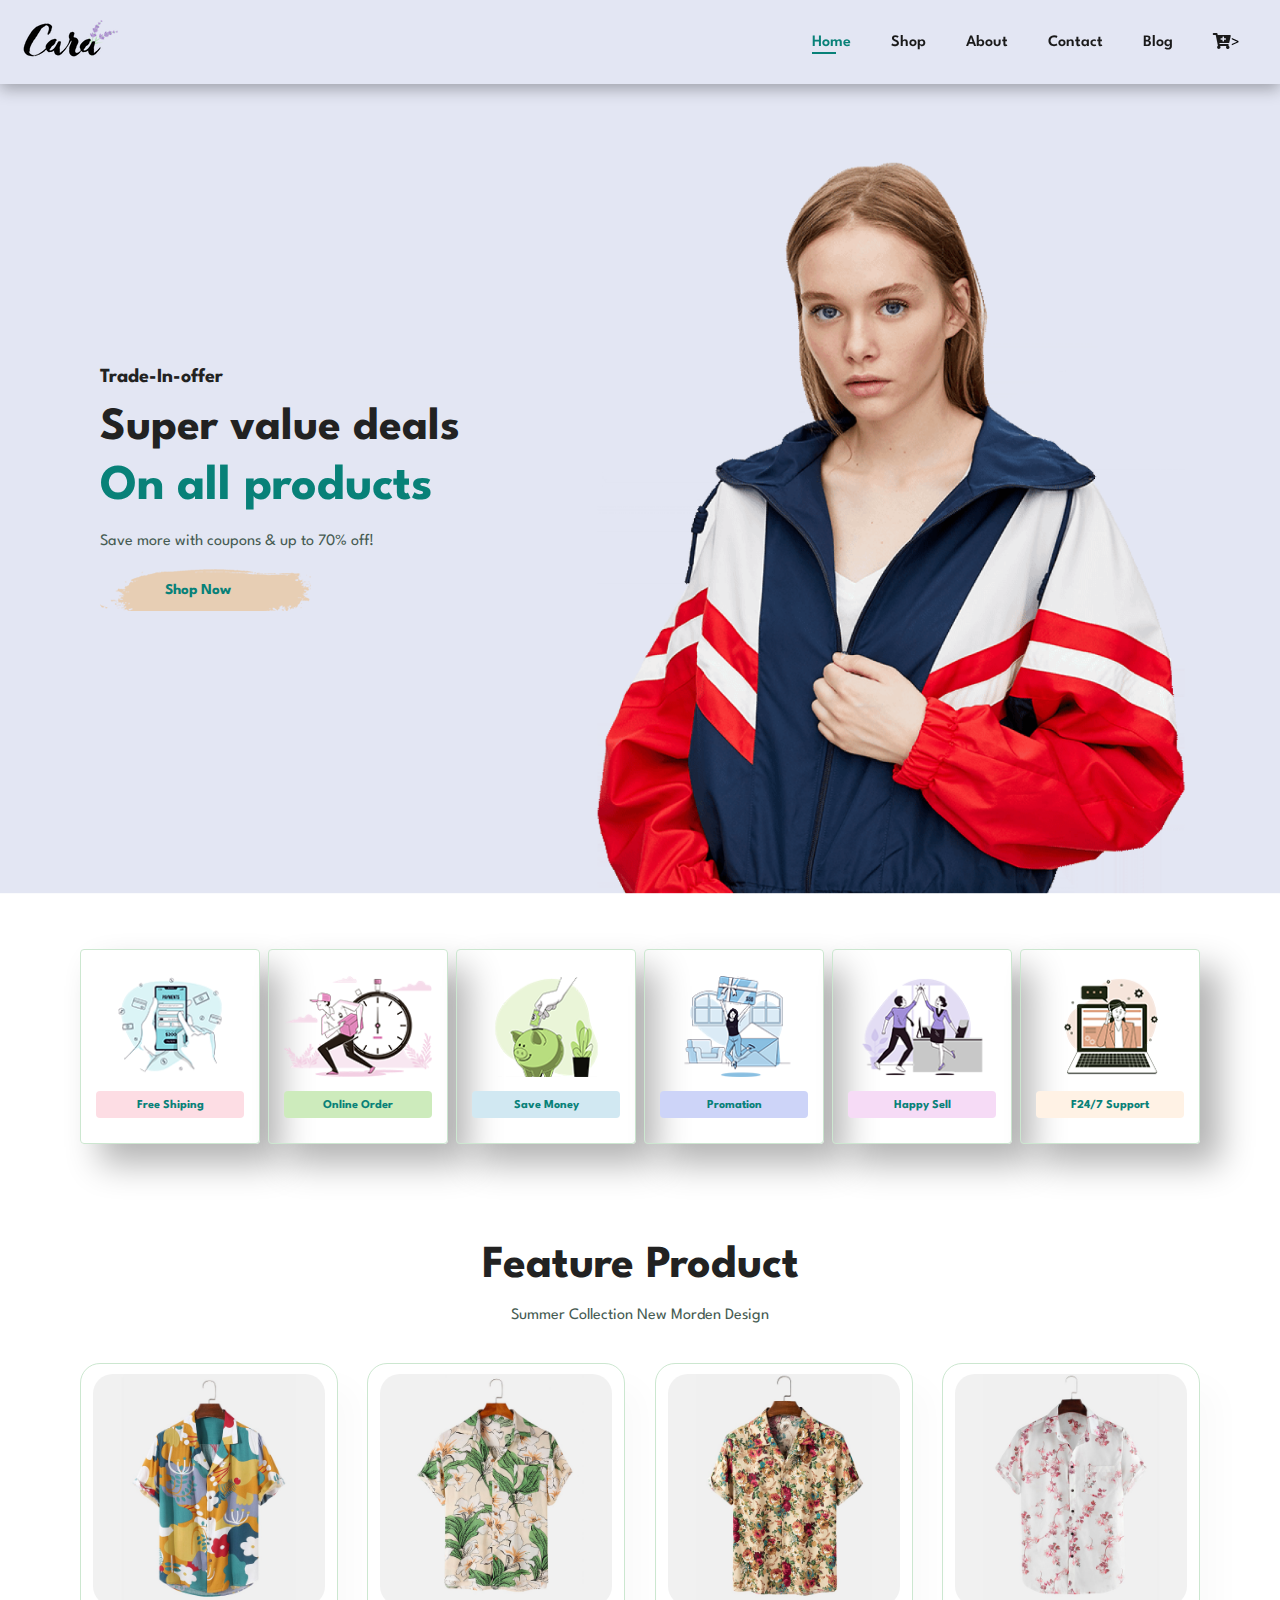
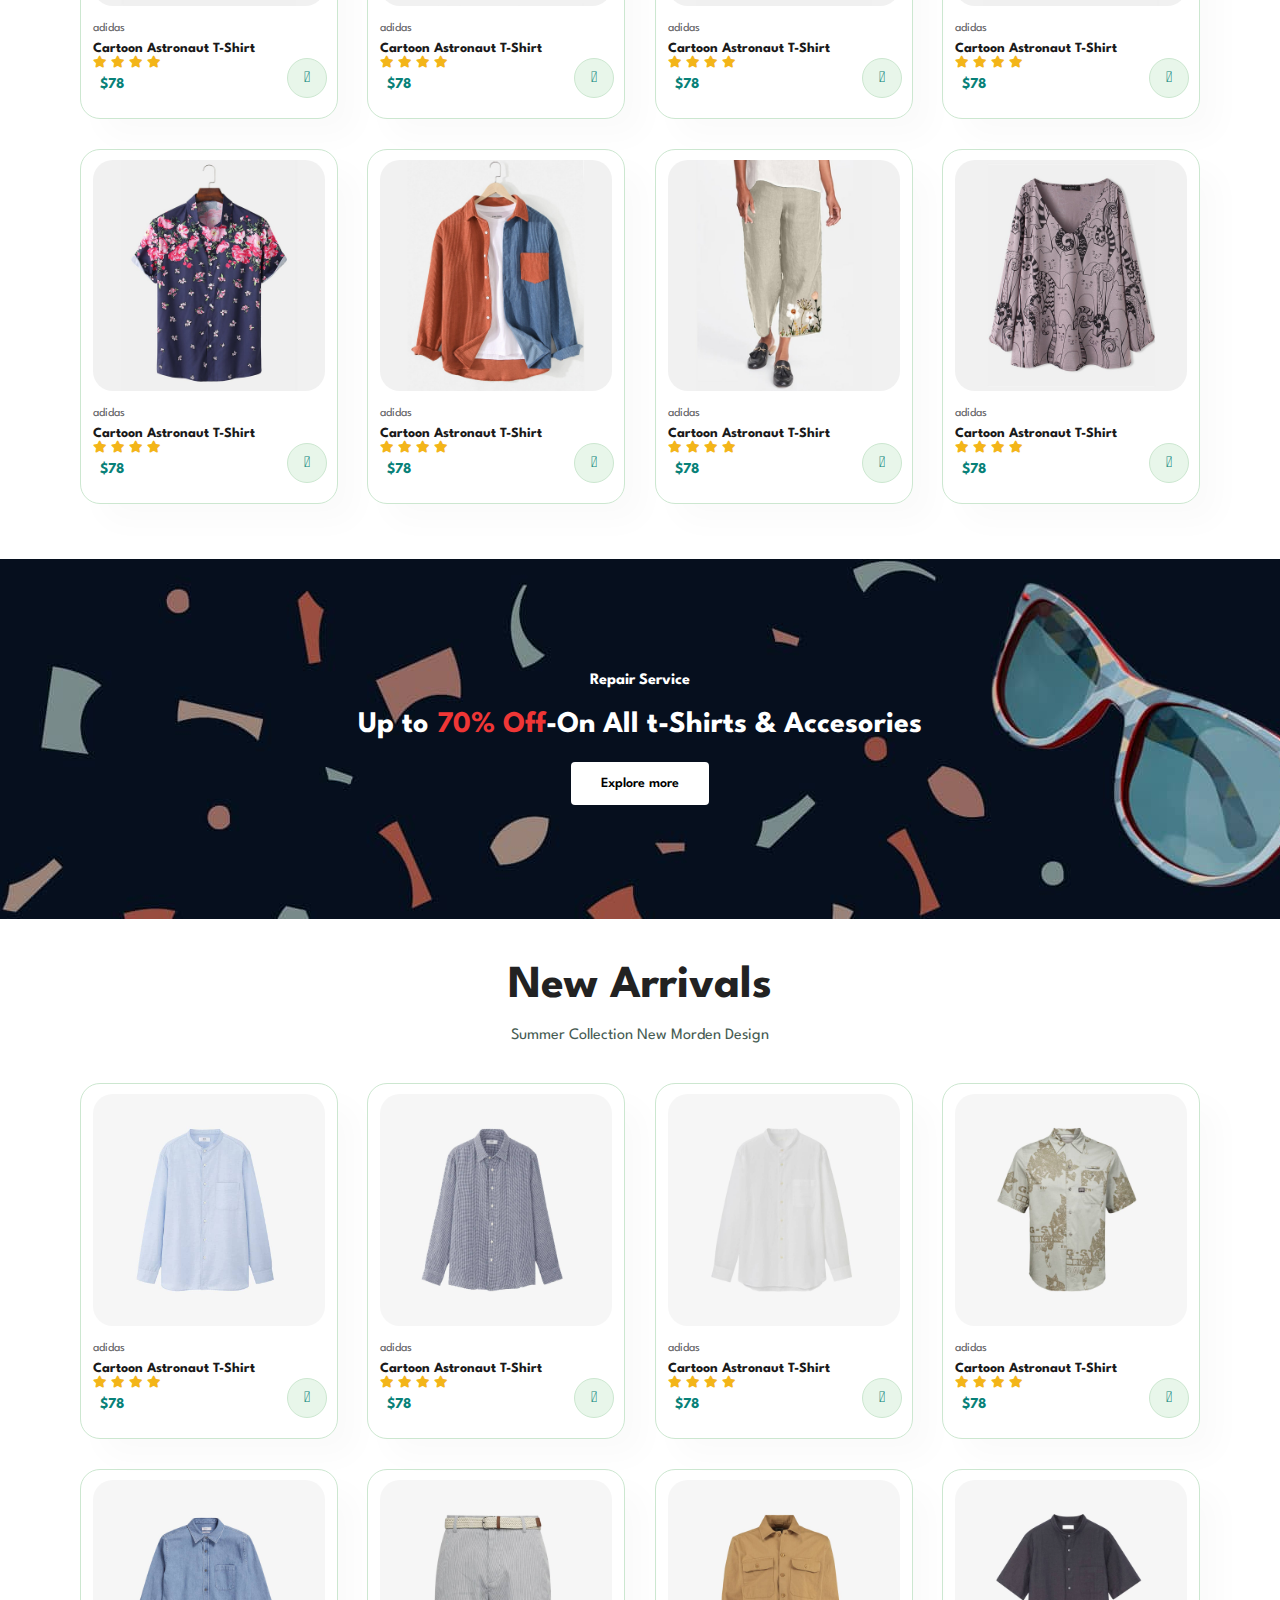
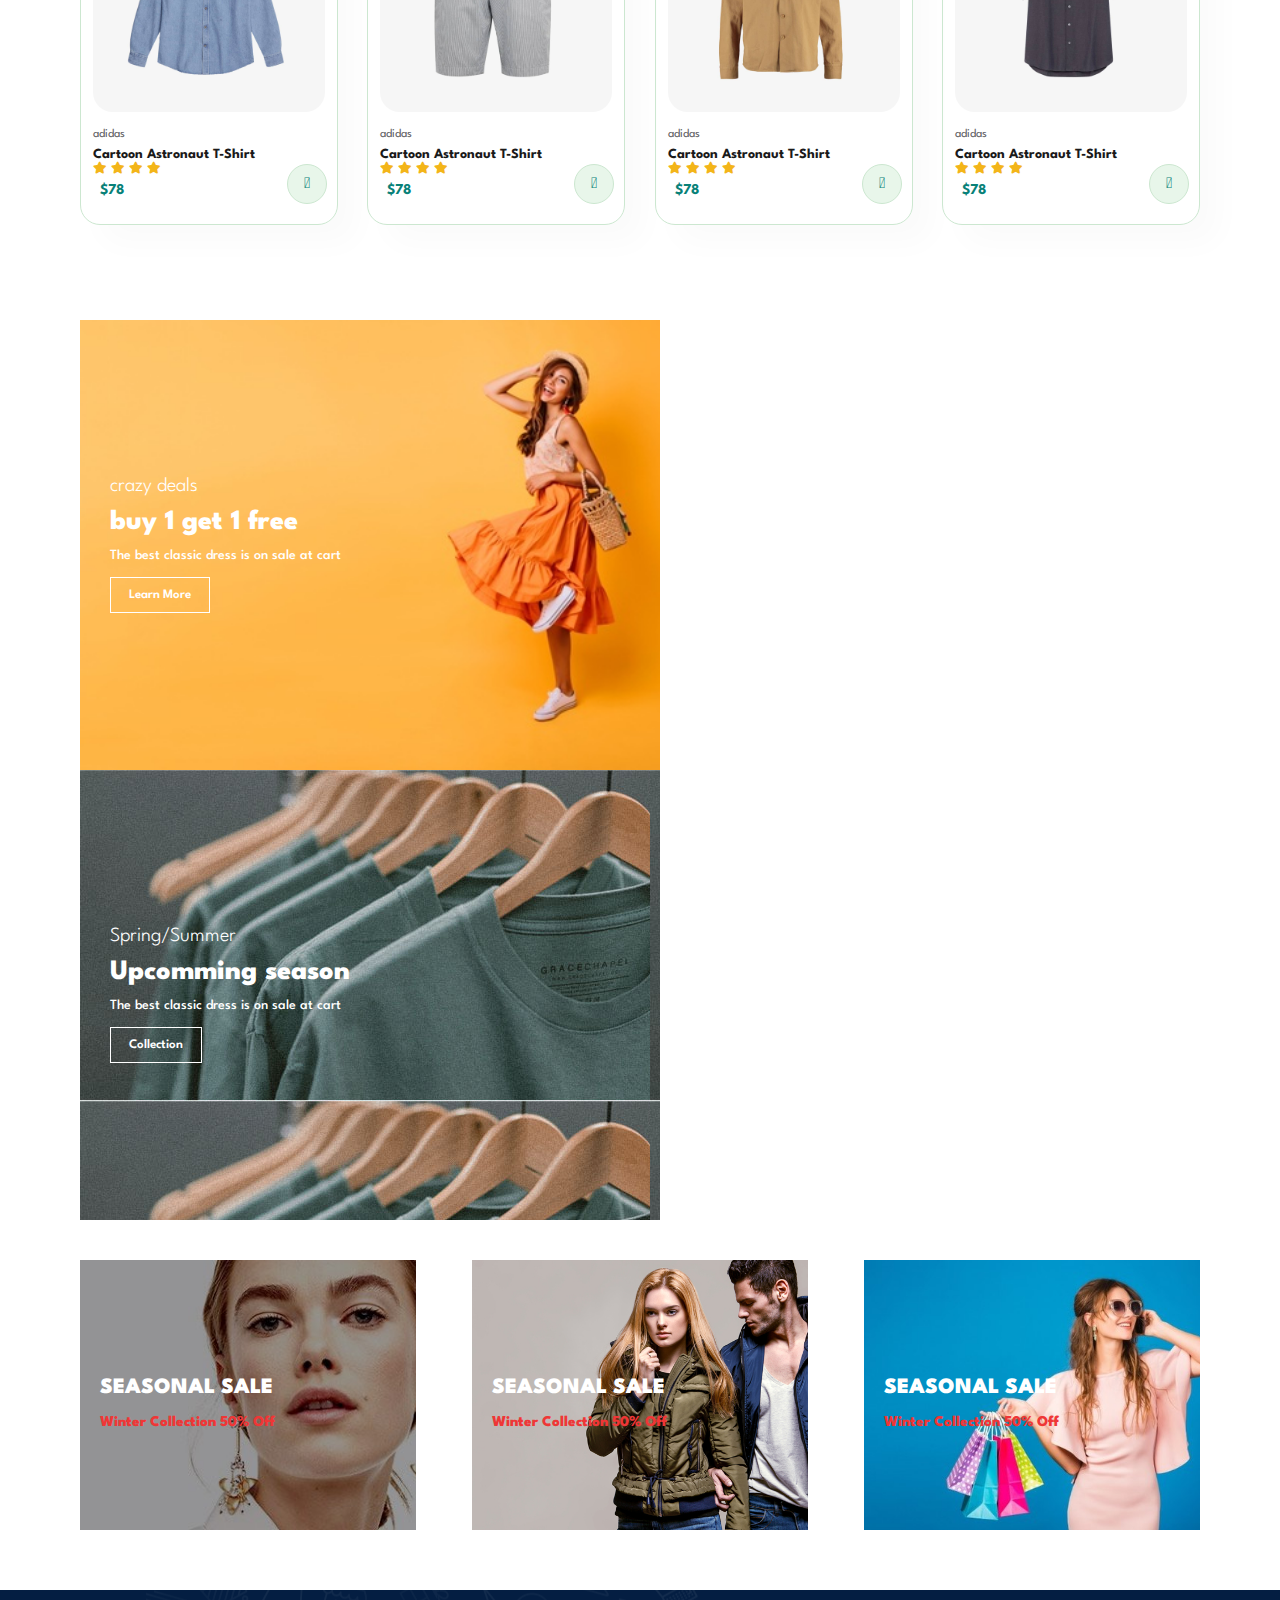
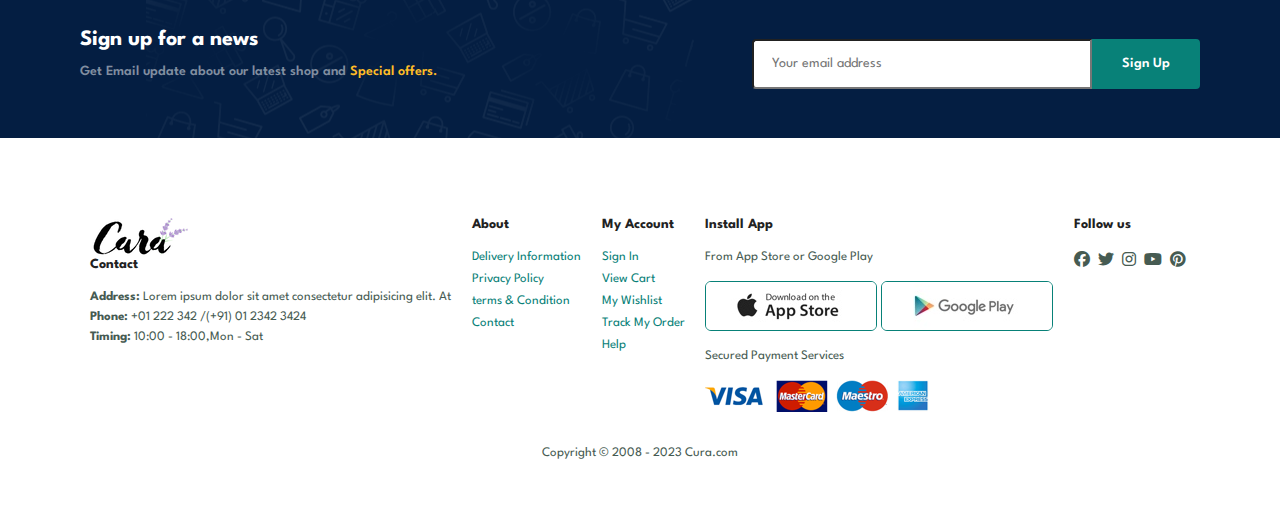
<file: index.html>
<!DOCTYPE html>
<html lang="en">

<head>
    <meta charset="UTF-8">
    <meta http-equiv="X-UA-Compatible" content="IE=edge">
    <meta name="viewport" content="width=device-width, initial-scale=1.0">
    <title>E-commerce</title>
    <link rel="icon" type="image/x-icon" href="img/logo.png">
    <link rel="stylesheet" href="https://cdnjs.cloudflare.com/ajax/libs/font-awesome/6.2.1/css/all.min.css">
    <link rel="stylesheet" href="https://pro.fontawesome.com/releases/v5.10.0/css/all.css" />

    <link rel="stylesheet" href="style.css">
</head>

<body>
    <section id="header">
        <a href=""><img src="img/logo.png" class="logo" alt=""></a>

        <div>
            <ul id="navbar">
                <a href="#" id="close" ><i class="far fa-times"></i></a>
                <li><a class="active" href="index.html">Home</a></li>
                <li><a href="shop.html">Shop</a></li>
                <li><a href="about.html">About</a></li>
                <li><a href="contact.html">Contact</a></li>
                <li><a href="blog.html">Blog</a></li>
                <li><a href="cart.html"><i class="fa fa-cart-plus" aria-hidden="true"></i></a>>
                
            </ul>
        </div>
        <div id="mobile">
            <i id="bar" class="fas fa-outdent"></i>
            <a href="cart.html"><i class="fa fa-cart-plus" aria-hidden="true"></i></a>>
        </div>
    </section>
    <section id="hero">
        <h4>Trade-In-offer</h4>
        <h2>Super value deals</h2>
        <h1>On all products</h1>
        <p>Save more with coupons & up to 70% off!</p>
        <button class="hero-btn">Shop Now</button>
    </section>
    <section id="feature" class="section-p1">
        <div class="fe-box">
            <img src="img/features/f1.png" alt="">
            <h6>Free Shiping</h6>
        </div>
        <div class="fe-box">
            <img src="img/features/f2.png" alt="">
            <h6>Online Order</h6>
        </div>
        <div class="fe-box">
            <img src="img/features/f3.png" alt="">
            <h6>Save Money</h6>
        </div>
        <div class="fe-box">
            <img src="img/features/f4.png" alt="">
            <h6>Promation</h6>
        </div>
        <div class="fe-box">
            <img src="img/features/f5.png" alt="">
            <h6>Happy Sell</h6>
        </div>
        <div class="fe-box">
            <img src="img/features/f6.png" alt="">
            <h6>F24/7 Support</h6>
        </div>
    </section>
    <section class="section-p1" id="product1">
        <h2>Feature Product</h2>
        <p>Summer Collection New Morden Design</p>
        <div class="pro-container">
            <div class="pro">
                <img src="img/products/f1.jpg" alt="">
                <div class="des">
                    <span>adidas</span>
                    <h5>Cartoon Astronaut T-Shirt</h5>
                    <div class="star">
                        <i class="fas fa-star"></i>
                        <i class="fas fa-star"></i>
                        <i class="fas fa-star"></i>
                        <i class="fas fa-star"></i>
                    </div>
                    <h4>$78</h4>
                </div>
                <a href="#"><i class="fal fa-shopping-cart cart"></i></a>
            </div>
            <div class="pro">
                <img src="img/products/f2.jpg" alt="">
                <div class="des">
                    <span>adidas</span>
                    <h5>Cartoon Astronaut T-Shirt</h5>
                    <div class="star">
                        <i class="fas fa-star"></i>
                        <i class="fas fa-star"></i>
                        <i class="fas fa-star"></i>
                        <i class="fas fa-star"></i>
                    </div>
                    <h4>$78</h4>
                </div>
                <a href="#"><i class="fal fa-shopping-cart cart"></i></a>
            </div>
            <div class="pro">
                <img src="img/products/f3.jpg" alt="">
                <div class="des">
                    <span>adidas</span>
                    <h5>Cartoon Astronaut T-Shirt</h5>
                    <div class="star">
                        <i class="fas fa-star"></i>
                        <i class="fas fa-star"></i>
                        <i class="fas fa-star"></i>
                        <i class="fas fa-star"></i>
                    </div>
                    <h4>$78</h4>
                </div>
                <a href="#"><i class="fal fa-shopping-cart cart"></i></a>
            </div>
            <div class="pro">
                <img src="img/products/f4.jpg" alt="">
                <div class="des">
                    <span>adidas</span>
                    <h5>Cartoon Astronaut T-Shirt</h5>
                    <div class="star">
                        <i class="fas fa-star"></i>
                        <i class="fas fa-star"></i>
                        <i class="fas fa-star"></i>
                        <i class="fas fa-star"></i>
                    </div>
                    <h4>$78</h4>
                </div>
                <a href="#"><i class="fal fa-shopping-cart cart"></i></a>
            </div>
            <div class="pro">
                <img src="img/products/f5.jpg" alt="">
                <div class="des">
                    <span>adidas</span>
                    <h5>Cartoon Astronaut T-Shirt</h5>
                    <div class="star">
                        <i class="fas fa-star"></i>
                        <i class="fas fa-star"></i>
                        <i class="fas fa-star"></i>
                        <i class="fas fa-star"></i>
                    </div>
                    <h4>$78</h4>
                </div>
                <a href="#"><i class="fal fa-shopping-cart cart"></i></a>
            </div>
            <div class="pro">
                <img src="img/products/f6.jpg" alt="">
                <div class="des">
                    <span>adidas</span>
                    <h5>Cartoon Astronaut T-Shirt</h5>
                    <div class="star">
                        <i class="fas fa-star"></i>
                        <i class="fas fa-star"></i>
                        <i class="fas fa-star"></i>
                        <i class="fas fa-star"></i>
                    </div>
                    <h4>$78</h4>
                </div>
                <a href="#"><i class="fal fa-shopping-cart cart"></i></a>
            </div>
            <div class="pro">
                <img src="img/products/f7.jpg" alt="">
                <div class="des">
                    <span>adidas</span>
                    <h5>Cartoon Astronaut T-Shirt</h5>
                    <div class="star">
                        <i class="fas fa-star"></i>
                        <i class="fas fa-star"></i>
                        <i class="fas fa-star"></i>
                        <i class="fas fa-star"></i>
                    </div>
                    <h4>$78</h4>
                </div>
                <a href="#"><i class="fal fa-shopping-cart cart"></i></a>
            </div>
            <div class="pro">
                <img src="img/products/f8.jpg" alt="">
                <div class="des">
                    <span>adidas</span>
                    <h5>Cartoon Astronaut T-Shirt</h5>
                    <div class="star">
                        <i class="fas fa-star"></i>
                        <i class="fas fa-star"></i>
                        <i class="fas fa-star"></i>
                        <i class="fas fa-star"></i>
                    </div>
                    <h4>$78</h4>
                </div>
                <a href="#"><i class="fal fa-shopping-cart cart"></i></a>
            </div>
        </div>
    </section>

    <section id="banner">
        <h4>Repair Service</h4>
        <h2>Up to <span>70% Off</span>-On All t-Shirts & Accesories</h2>
        <button class="normal">Explore more</button>
    </section>
    <section class="section-p1" id="product1">
        <h2>New Arrivals</h2>
        <p>Summer Collection New Morden Design</p>
        <div class="pro-container">
            <div class="pro">
                <img src="img/products/n1.jpg" alt="">
                <div class="des">
                    <span>adidas</span>
                    <h5>Cartoon Astronaut T-Shirt</h5>
                    <div class="star">
                        <i class="fas fa-star"></i>
                        <i class="fas fa-star"></i>
                        <i class="fas fa-star"></i>
                        <i class="fas fa-star"></i>
                    </div>
                    <h4>$78</h4>
                </div>
                <a href="#"><i class="fal fa-shopping-cart cart"></i></a>
            </div>
            <div class="pro">
                <img src="img/products/n2.jpg" alt="">
                <div class="des">
                    <span>adidas</span>
                    <h5>Cartoon Astronaut T-Shirt</h5>
                    <div class="star">
                        <i class="fas fa-star"></i>
                        <i class="fas fa-star"></i>
                        <i class="fas fa-star"></i>
                        <i class="fas fa-star"></i>
                    </div>
                    <h4>$78</h4>
                </div>
                <a href="#"><i class="fal fa-shopping-cart cart"></i></a>
            </div>
            <div class="pro">
                <img src="img/products/n3.jpg" alt="">
                <div class="des">
                    <span>adidas</span>
                    <h5>Cartoon Astronaut T-Shirt</h5>
                    <div class="star">
                        <i class="fas fa-star"></i>
                        <i class="fas fa-star"></i>
                        <i class="fas fa-star"></i>
                        <i class="fas fa-star"></i>
                    </div>
                    <h4>$78</h4>
                </div>
                <a href="#"><i class="fal fa-shopping-cart cart"></i></a>
            </div>
            <div class="pro">
                <img src="img/products/n4.jpg" alt="">
                <div class="des">
                    <span>adidas</span>
                    <h5>Cartoon Astronaut T-Shirt</h5>
                    <div class="star">
                        <i class="fas fa-star"></i>
                        <i class="fas fa-star"></i>
                        <i class="fas fa-star"></i>
                        <i class="fas fa-star"></i>
                    </div>
                    <h4>$78</h4>
                </div>
                <a href="#"><i class="fal fa-shopping-cart cart"></i></a>
            </div>
            <div class="pro">
                <img src="img/products/n5.jpg" alt="">
                <div class="des">
                    <span>adidas</span>
                    <h5>Cartoon Astronaut T-Shirt</h5>
                    <div class="star">
                        <i class="fas fa-star"></i>
                        <i class="fas fa-star"></i>
                        <i class="fas fa-star"></i>
                        <i class="fas fa-star"></i>
                    </div>
                    <h4>$78</h4>
                </div>
                <a href="#"><i class="fal fa-shopping-cart cart"></i></a>
            </div>
            <div class="pro">
                <img src="img/products/n6.jpg" alt="">
                <div class="des">
                    <span>adidas</span>
                    <h5>Cartoon Astronaut T-Shirt</h5>
                    <div class="star">
                        <i class="fas fa-star"></i>
                        <i class="fas fa-star"></i>
                        <i class="fas fa-star"></i>
                        <i class="fas fa-star"></i>
                    </div>
                    <h4>$78</h4>
                </div>
                <a href="#"><i class="fal fa-shopping-cart cart"></i></a>
            </div>
            <div class="pro">
                <img src="img/products/n7.jpg" alt="">
                <div class="des">
                    <span>adidas</span>
                    <h5>Cartoon Astronaut T-Shirt</h5>
                    <div class="star">
                        <i class="fas fa-star"></i>
                        <i class="fas fa-star"></i>
                        <i class="fas fa-star"></i>
                        <i class="fas fa-star"></i>
                    </div>
                    <h4>$78</h4>
                </div>
                <a href="#"><i class="fal fa-shopping-cart cart"></i></a>
            </div>
            <div class="pro">
                <img src="img/products/n8.jpg" alt="">
                <div class="des">
                    <span>adidas</span>
                    <h5>Cartoon Astronaut T-Shirt</h5>
                    <div class="star">
                        <i class="fas fa-star"></i>
                        <i class="fas fa-star"></i>
                        <i class="fas fa-star"></i>
                        <i class="fas fa-star"></i>
                    </div>
                    <h4>$78</h4>
                </div>
                <a href="#"><i class="fal fa-shopping-cart cart"></i></a>
            </div>
        </div>
    </section> 
    <section id="sm-banner" class="section-p1">
        <div class="banner-box">
            <h4>crazy deals</h4>
            <h2>buy 1 get 1 free</h2>
            <span>The best classic dress is on sale at cart</span>
            <button class="white">Learn More</button>
        </div>
        <div class="banner-box banner-box2">
            <h4>Spring/Summer</h4>
            <h2>Upcomming season</h2>
            <span>The best classic dress is on sale at cart</span>
            <button class="white">Collection</button>
        </div>

    </section>   
    <section id="banner3">
        <div class="banner-box">
            <h2>SEASONAL SALE</h2>
            <h3>Winter Collection 50% Off</h3>
        </div>
        <div class="banner-box banner-box2">
            <h2>SEASONAL SALE</h2>
            <h3>Winter Collection 50% Off</h3>
        </div>
        <div class="banner-box banner-box3">
            <h2>SEASONAL SALE</h2>
            <h3>Winter Collection 50% Off</h3>
        </div>
    </section>

    <section id="newsletter" class="section-p1 section-m1" >
        <div class="newstext">
            <h4>Sign up for a news </h4>
            <p>Get Email update about our latest shop and <span>Special offers.</span></p>
            
        </div>
        <div class="form">
            <input type="text" placeholder="Your email address">
            <button class="normal">Sign Up</button>
        </div>
    </section>
     
    <footer class="section-p1">
        <div class="col">
            <img src="img/logo.png" alt="">
            <h4>Contact</h4>
            <p><strong>Address:</strong> Lorem ipsum dolor sit amet consectetur adipisicing elit. At</p>
            <p><strong>Phone:</strong> +01 222 342 /(+91) 01 2342 3424</p>
            <p><strong>Timing:</strong> 10:00 - 18:00,Mon - Sat </p>
        </div>

        <div class="col">
            <h4>About</h4>
            <a href="#">Delivery Information</a>
            <a href="#">Privacy Policy</a>
            <a href="#">terms & Condition</a>
            <a href="#">Contact</a>    
        </div>
        <div class="col">
            <h4>My Account</h4>
            <a href="#">Sign In</a>
            <a href="#">View Cart</a>
            <a href="#">My Wishlist</a>
            <a href="#">Track My Order</a>    
            <a href="#">Help</a>    
        </div>
        <div class="col install">
            <h4>Install App</h4>
            <p>From App Store or Google Play</p>
            <div class="rwo">
                <img src="img/pay/app.jpg" alt="">
                <img src="img/pay/play.jpg" alt="">

            </div>
            <p>Secured Payment Services</p>
            <img src="img/pay/pay.png" alt="">
        </div>
        <div class="follow">
           
            <div class="icon">
                 <h4>Follow us</h4>
                <i class="fa-brands fa-facebook"></i>
                <i class="fa-brands fa-twitter"></i>
                <i class="fa-brands fa-instagram"></i>
                <i class="fa-brands fa-youtube"></i>
                <i class="fa-brands fa-pinterest"></i>
            </div>
        </div>
        <div class="copyright">
            <p>Copyright © 2008 - 2023 Cura.com</p>
        </div>
    </footer>
    <script src="script.js"></script>
</body>

</html>
</file>
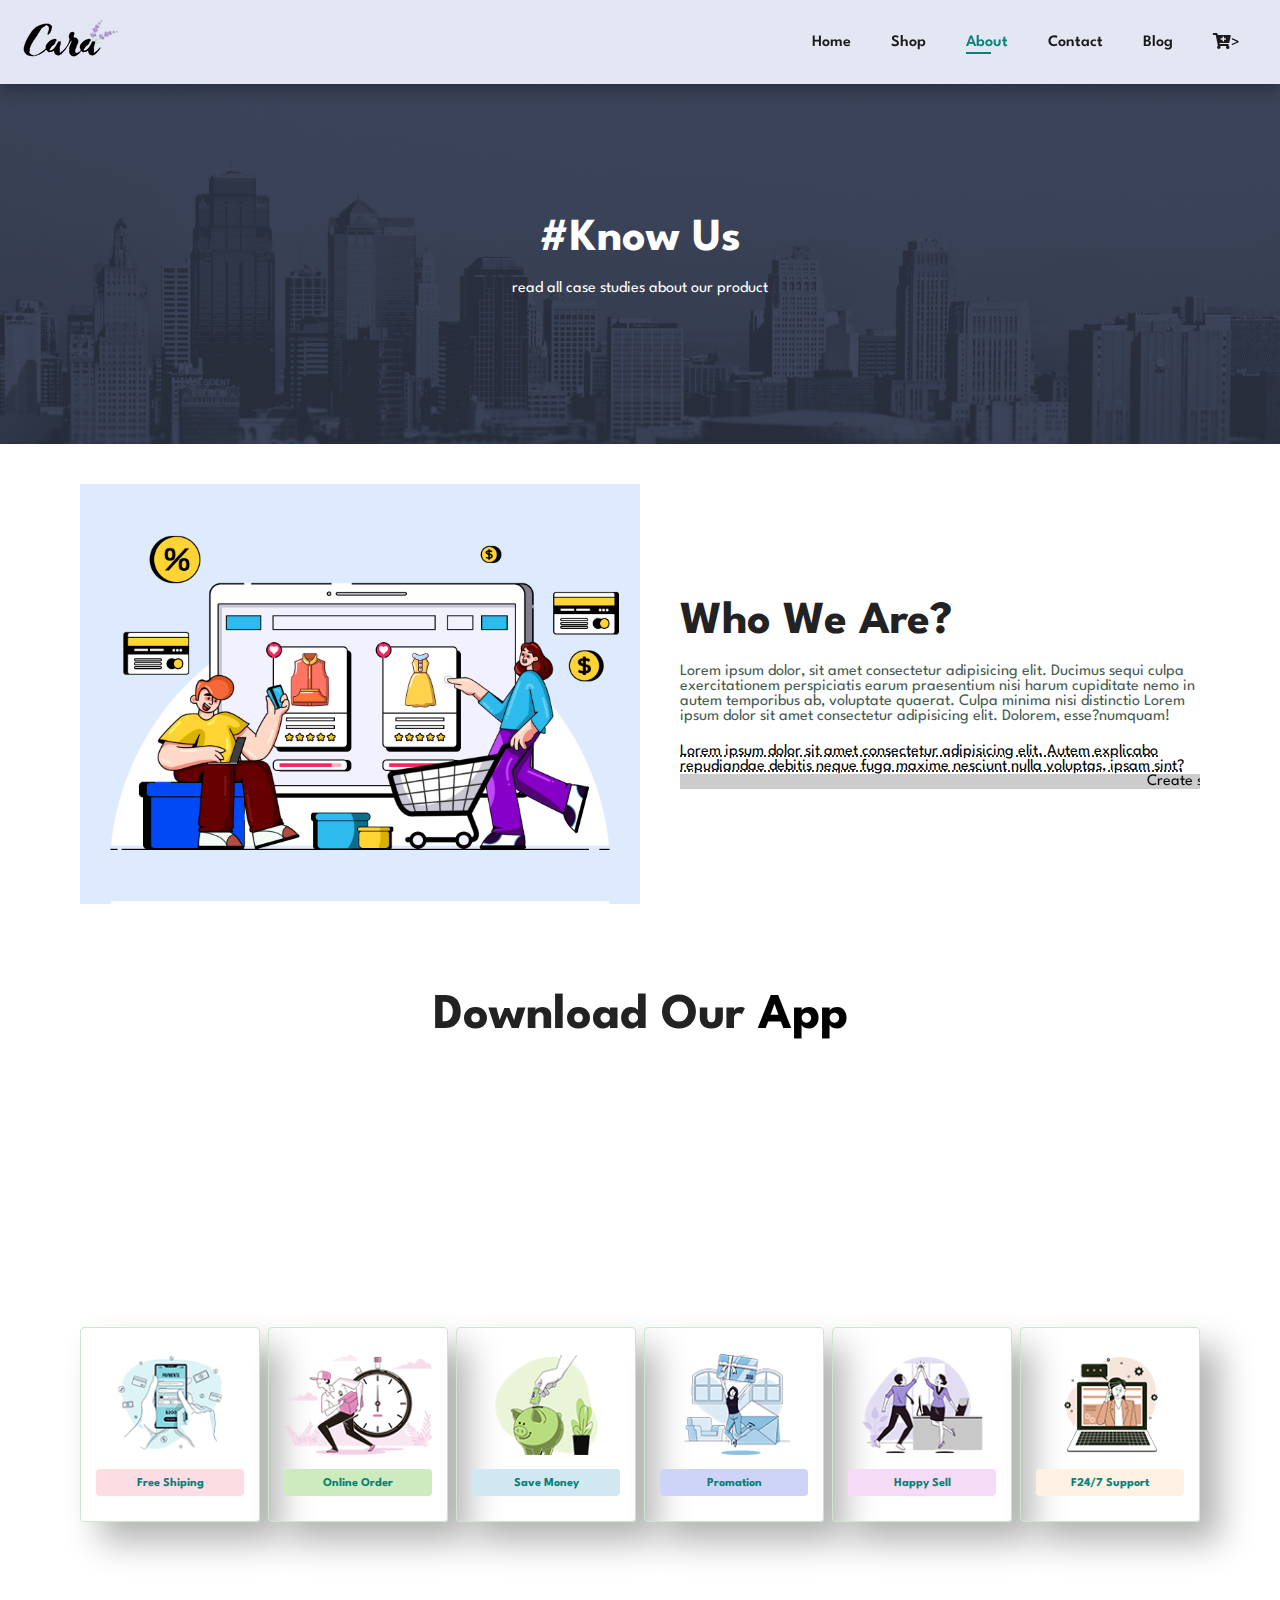
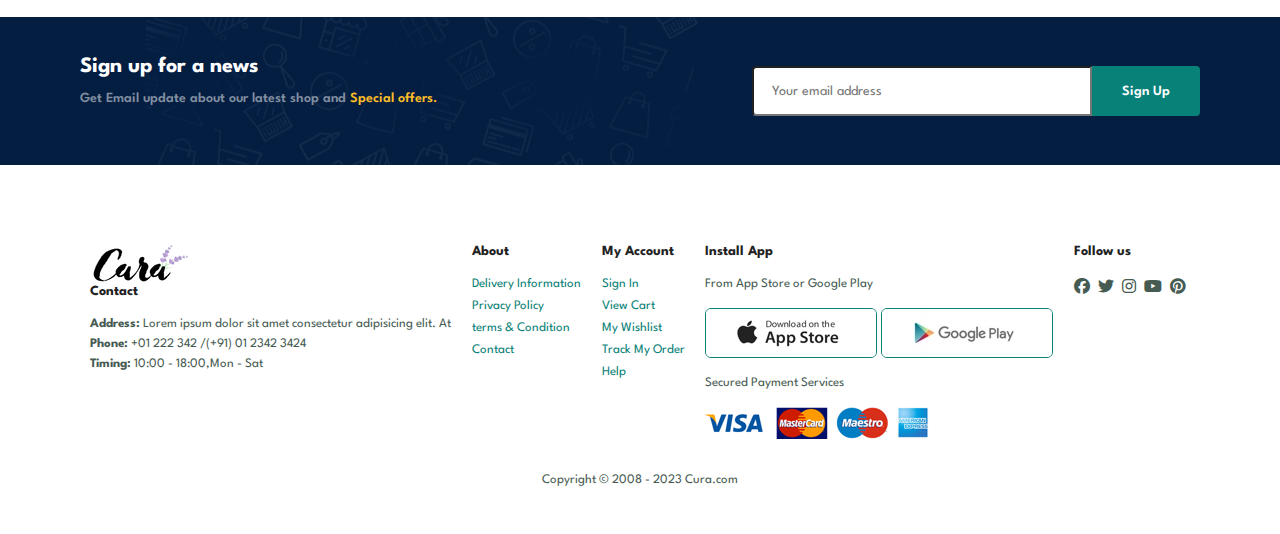
<file: about.html>
<!DOCTYPE html>
<html lang="en">

<head>
    <meta charset="UTF-8">
    <meta http-equiv="X-UA-Compatible" content="IE=edge">
    <meta name="viewport" content="width=device-width, initial-scale=1.0">
    <title>E-commerce</title>
    <link rel="icon" type="image/x-icon" href="img/logo.png">
    <link rel="stylesheet" href="https://cdnjs.cloudflare.com/ajax/libs/font-awesome/6.2.1/css/all.min.css">
    <link rel="stylesheet" href="https://pro.fontawesome.com/releases/v5.10.0/css/all.css" />

    <link rel="stylesheet" href="style.css">
</head>

<body>
    <section id="header">
        <a href=""><img src="img/logo.png" class="logo" alt=""></a>

        <div>
            <ul id="navbar">
                <a href="#" id="close" ><i class="far fa-times"></i></a>
                <li><a  href="index.html">Home</a></li>
                <li><a href="shop.html">Shop</a></li>
                <li><a class="active"  href="about.html">About</a></li>
                <li><a href="contact.html">Contact</a></li>
                <li><a href="blog.html">Blog</a></li>
                <li><a href="cart.html"><i class="fa fa-cart-plus" aria-hidden="true"></i></a>>
                
            </ul>
        </div>
        <div id="mobile">
            <i id="bar" class="fas fa-outdent"></i>
            <a href="cart.html"><i class="fa fa-cart-plus" aria-hidden="true"></i></a>>
        </div>
    </section>
    <section id="page-header" class="about-header">

        <h2>#Know Us</h2>
        <p>read all case studies about our product</p>

    </section>

    <section id="about-head" class="section-p1">
        <img src="img/about/a6.jpg" alt="image">
        <div>
            <h2>Who We Are?</h2>
            <p>Lorem ipsum dolor, sit amet consectetur adipisicing elit. Ducimus sequi culpa exercitationem perspiciatis earum praesentium nisi harum cupiditate nemo in autem temporibus ab, voluptate quaerat. Culpa minima nisi distinctio Lorem ipsum dolor sit amet consectetur adipisicing elit. Dolorem, esse?numquam!</p>
            <abbr title="">Lorem ipsum dolor sit amet consectetur adipisicing elit. Autem explicabo repudiandae debitis neque fuga maxime nesciunt nulla voluptas, ipsam sint?</abbr>
            <br>
            <marquee bgcolor="#ccc" loop="-1" acrollamount="5" width="100%" 
            >Create stunning contents as much as little thanks
                control as you like to achance of basic and creative modes.
            </marquee>

        </div>
    </section>

    <section id="about-app" class="section-p1">
        <h1>Download Our <a href="#">App</a></h1>
        <div class="video">
            <video autoplay muted loop src="img/about">Video</video>
        </div>
    </section>

    <section id="feature" class="section-p1">
        <div class="fe-box">
            <img src="img/features/f1.png" alt="">
            <h6>Free Shiping</h6>
        </div>
        <div class="fe-box">
            <img src="img/features/f2.png" alt="">
            <h6>Online Order</h6>
        </div>
        <div class="fe-box">
            <img src="img/features/f3.png" alt="">
            <h6>Save Money</h6>
        </div>
        <div class="fe-box">
            <img src="img/features/f4.png" alt="">
            <h6>Promation</h6>
        </div>
        <div class="fe-box">
            <img src="img/features/f5.png" alt="">
            <h6>Happy Sell</h6>
        </div>
        <div class="fe-box">
            <img src="img/features/f6.png" alt="">
            <h6>F24/7 Support</h6>
        </div>
    </section>

    <section id="newsletter" class="section-p1 section-m1" >
        <div class="newstext">
            <h4>Sign up for a news </h4>
            <p>Get Email update about our latest shop and <span>Special offers.</span></p>
            
        </div>
        <div class="form">
            <input type="text" placeholder="Your email address">
            <button class="normal">Sign Up</button>
        </div>
    </section>
    
    <footer class="section-p1">
        <div class="col">
            <img src="img/logo.png" alt="">
            <h4>Contact</h4>
            <p><strong>Address:</strong> Lorem ipsum dolor sit amet consectetur adipisicing elit. At</p>
            <p><strong>Phone:</strong> +01 222 342 /(+91) 01 2342 3424</p>
            <p><strong>Timing:</strong> 10:00 - 18:00,Mon - Sat </p>
        </div>

        <div class="col">
            <h4>About</h4>
            <a href="#">Delivery Information</a>
            <a href="#">Privacy Policy</a>
            <a href="#">terms & Condition</a>
            <a href="#">Contact</a>    
        </div>
        <div class="col">
            <h4>My Account</h4>
            <a href="#">Sign In</a>
            <a href="#">View Cart</a>
            <a href="#">My Wishlist</a>
            <a href="#">Track My Order</a>    
            <a href="#">Help</a>    
        </div>
        <div class="col install">
            <h4>Install App</h4>
            <p>From App Store or Google Play</p>
            <div class="rwo">
                <img src="img/pay/app.jpg" alt="">
                <img src="img/pay/play.jpg" alt="">

            </div>
            <p>Secured Payment Services</p>
            <img src="img/pay/pay.png" alt="">
        </div>
        <div class="follow">
           
            <div class="icon">
                 <h4>Follow us</h4>
                <i class="fa-brands fa-facebook"></i>
                <i class="fa-brands fa-twitter"></i>
                <i class="fa-brands fa-instagram"></i>
                <i class="fa-brands fa-youtube"></i>
                <i class="fa-brands fa-pinterest"></i>
            </div>
        </div>
        <div class="copyright">
            <p>Copyright © 2008 - 2023 Cura.com</p>
        </div>
    </footer>
    <script src="script.js"></script>
</body>

</html>
</file>
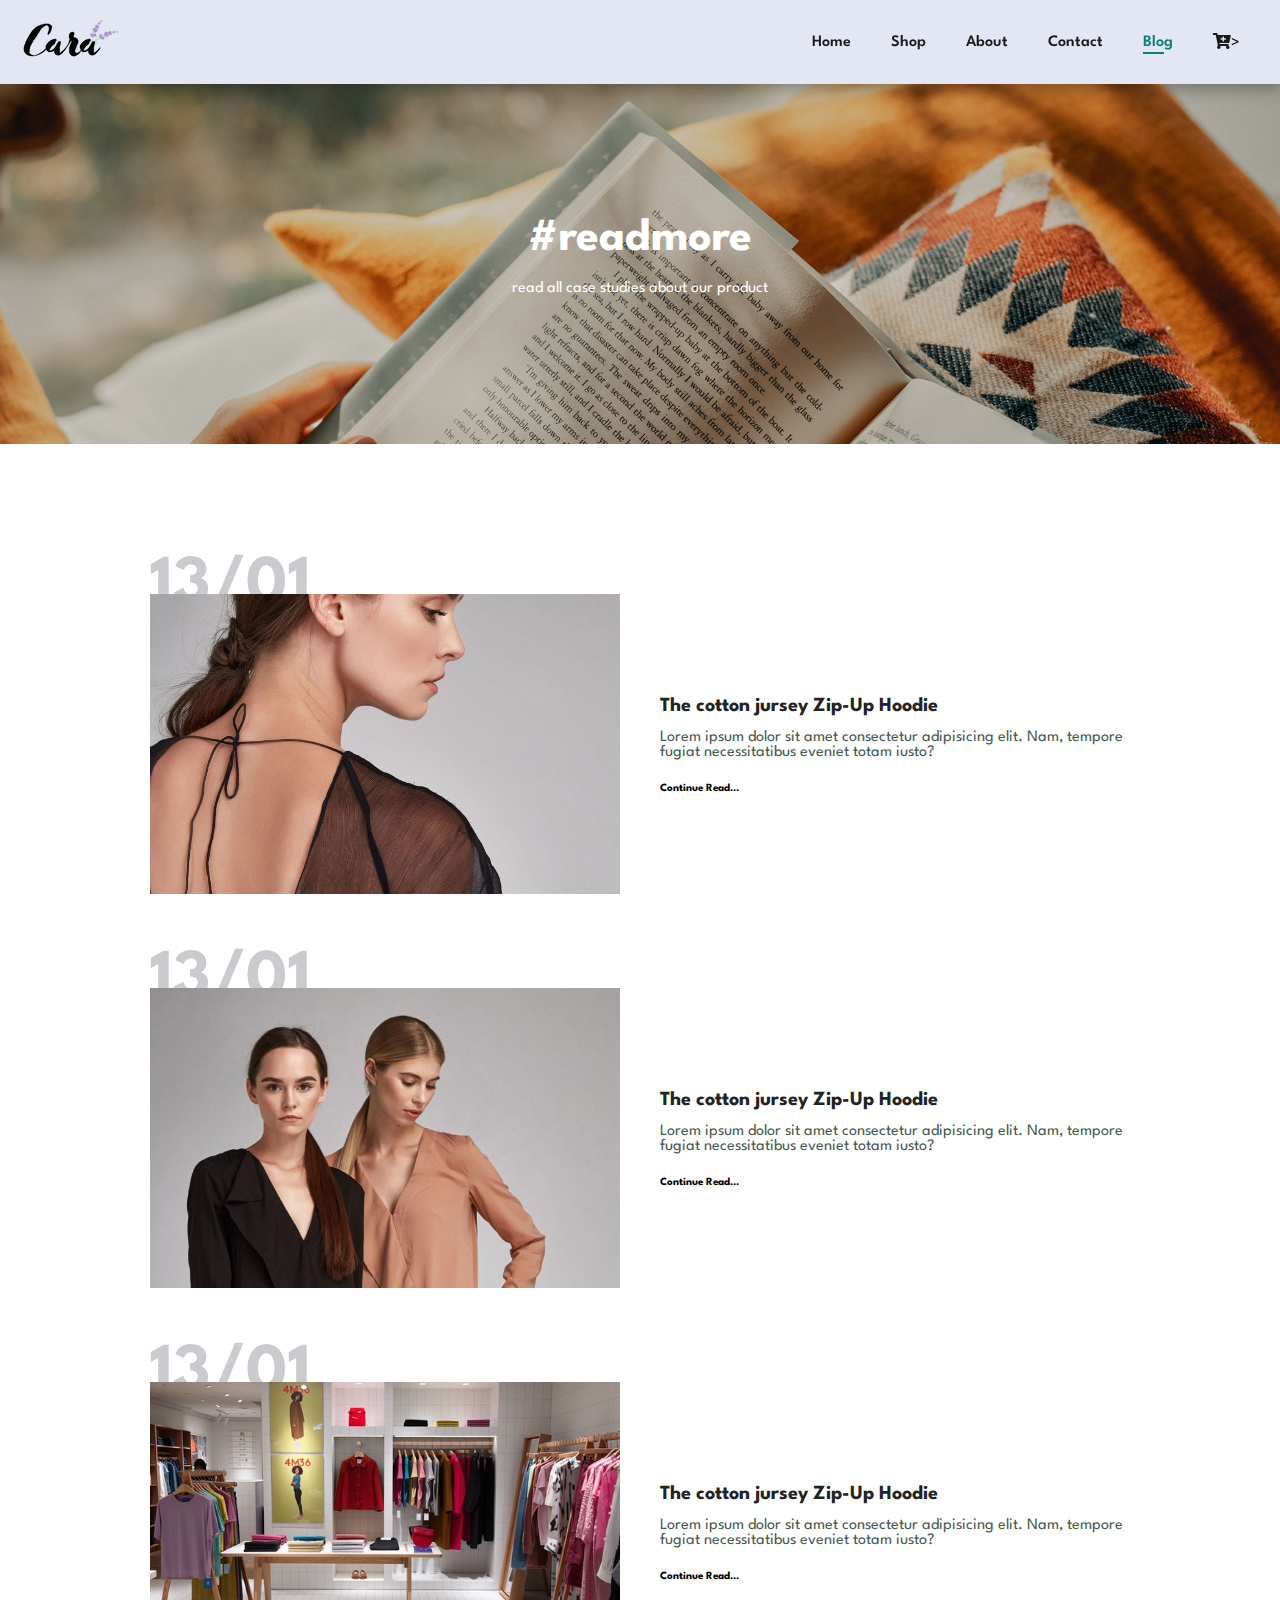
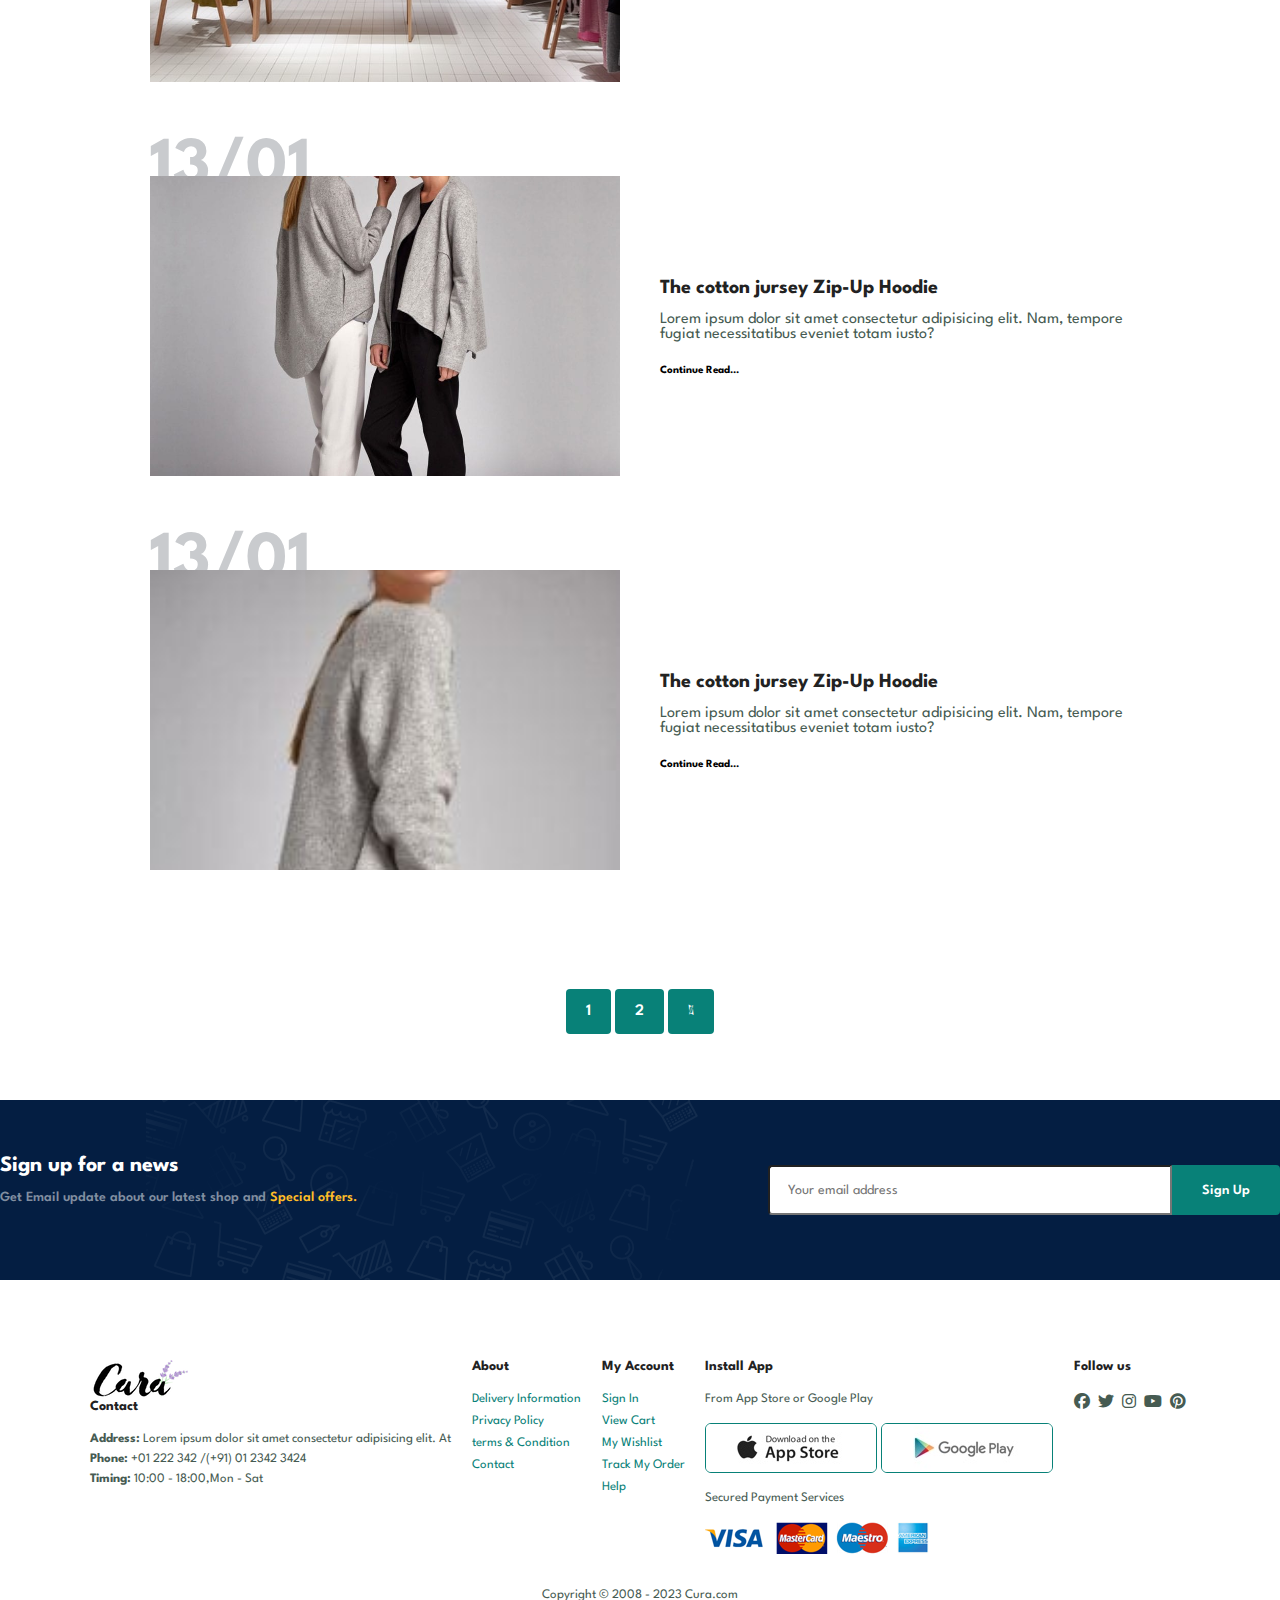
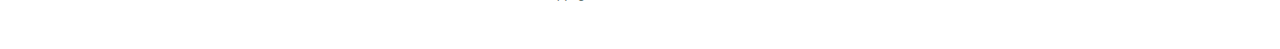
<file: blog.html>
<!DOCTYPE html>
<html lang="en">

<head>
    <meta charset="UTF-8">
    <meta http-equiv="X-UA-Compatible" content="IE=edge">
    <meta name="viewport" content="width=device-width, initial-scale=1.0">
    <title>E-commerce</title>
    <link rel="icon" type="image/x-icon" href="img/logo.png">
    <link rel="stylesheet" href="https://cdnjs.cloudflare.com/ajax/libs/font-awesome/6.2.1/css/all.min.css">
    <link rel="stylesheet" href="https://pro.fontawesome.com/releases/v5.10.0/css/all.css" />

    <link rel="stylesheet" href="style.css">
</head>

<body>
    <section id="header">
        <a href=""><img src="img/logo.png" class="logo" alt=""></a>

        <div>
            <ul id="navbar">
                <a href="#" id="close" ><i class="far fa-times"></i></a>
                <li><a  href="index.html">Home</a></li>
                <li><a href="shop.html">Shop</a></li>
                <li><a href="about.html">About</a></li>
                <li><a href="contact.html">Contact</a></li>
                <li><a class="active" href="blog.html">Blog</a></li>
                <li><a href="cart.html"><i class="fa fa-cart-plus" aria-hidden="true"></i></a>>
                
            </ul>
        </div>
        <div id="mobile">
            <i id="bar" class="fas fa-outdent"></i>
            <a href="cart.html"><i class="fa fa-cart-plus" aria-hidden="true"></i></a>>
        </div>
    </section>
    <section id="page-header" class="blog-header">

        <h2>#readmore</h2>
        <p>read all case studies about our product</p>

    </section>



    <section id="blog">
        <div class="blog-box">
            <div class="blog-img">
                <img src="img/blog/b1.jpg" alt="">
            </div>
            <div class="blog-details">
                <h4>The cotton jursey Zip-Up Hoodie</h4>
                <p>Lorem ipsum dolor sit amet consectetur adipisicing elit. Nam, tempore fugiat necessitatibus eveniet totam iusto?</p>
                <a href="#">Continue Read...</a>
            </div>
            <h1>13/01</h1>
        </div>
        <div class="blog-box">
            <div class="blog-img">
                <img src="img/blog/b2.jpg" alt="">
            </div>
            <div class="blog-details">
                <h4>The cotton jursey Zip-Up Hoodie</h4>
                <p>Lorem ipsum dolor sit amet consectetur adipisicing elit. Nam, tempore fugiat necessitatibus eveniet totam iusto?</p>
                <a href="#">Continue Read...</a>
            </div>
            <h1>13/01</h1>
        </div>
        <div class="blog-box">
            <div class="blog-img">
                <img src="img/blog/b3.jpg" alt="">
            </div>
            <div class="blog-details">
                <h4>The cotton jursey Zip-Up Hoodie</h4>
                <p>Lorem ipsum dolor sit amet consectetur adipisicing elit. Nam, tempore fugiat necessitatibus eveniet totam iusto?</p>
                <a href="#">Continue Read...</a>
            </div>
            <h1>13/01</h1>
        </div>
        <div class="blog-box">
            <div class="blog-img">
                <img src="img/blog/b4.jpg" alt="">
            </div>
            <div class="blog-details">
                <h4>The cotton jursey Zip-Up Hoodie</h4>
                <p>Lorem ipsum dolor sit amet consectetur adipisicing elit. Nam, tempore fugiat necessitatibus eveniet totam iusto?</p>
                <a href="#">Continue Read...</a>
            </div>
            <h1>13/01</h1>
        </div>
        <div class="blog-box">
            <div class="blog-img">
                <img src="img/blog/b5.jpg" alt="">
            </div>
            <div class="blog-details">
                <h4>The cotton jursey Zip-Up Hoodie</h4>
                <p>Lorem ipsum dolor sit amet consectetur adipisicing elit. Nam, tempore fugiat necessitatibus eveniet totam iusto?</p>
                <a href="#">Continue Read...</a>
            </div>
            <h1>13/01</h1>
        </div>
    </section>

    <section id="paginaton" class="section-p1">
        <a href="#">1</a>
        <a href="#">2</a>
        <a href="#"><i class="fal fa-long-arrow-alt-right"></i></a>
    </section>
    
    <section id="newsletter" class="c section-m1 shopnews" >
        <div class="newstext">
            <h4>Sign up for a news </h4>
            <p>Get Email update about our latest shop and <span>Special offers.</span></p>
            
        </div>
        <div class="form">
            <input type="text" placeholder="Your email address">
            <button class="normal">Sign Up</button>
        </div>
    </section>
     
    <footer class="section-p1">
        <div class="col">
            <img src="img/logo.png" alt="">
            <h4>Contact</h4>
            <p><strong>Address:</strong> Lorem ipsum dolor sit amet consectetur adipisicing elit. At</p>
            <p><strong>Phone:</strong> +01 222 342 /(+91) 01 2342 3424</p>
            <p><strong>Timing:</strong> 10:00 - 18:00,Mon - Sat </p>
        </div>

        <div class="col">
            <h4>About</h4>
            <a href="#">Delivery Information</a>
            <a href="#">Privacy Policy</a>
            <a href="#">terms & Condition</a>
            <a href="#">Contact</a>    
        </div>
        <div class="col">
            <h4>My Account</h4>
            <a href="#">Sign In</a>
            <a href="#">View Cart</a>
            <a href="#">My Wishlist</a>
            <a href="#">Track My Order</a>    
            <a href="#">Help</a>    
        </div>
        <div class="col install">
            <h4>Install App</h4>
            <p>From App Store or Google Play</p>
            <div class="rwo">
                <img src="img/pay/app.jpg" alt="">
                <img src="img/pay/play.jpg" alt="">

            </div>
            <p>Secured Payment Services</p>
            <img src="img/pay/pay.png" alt="">
        </div>
        <div class="follow">
           
            <div class="icon">
                 <h4>Follow us</h4>
                <i class="fa-brands fa-facebook"></i>
                <i class="fa-brands fa-twitter"></i>
                <i class="fa-brands fa-instagram"></i>
                <i class="fa-brands fa-youtube"></i>
                <i class="fa-brands fa-pinterest"></i>
            </div>
        </div>
        <div class="copyright">
            <p>Copyright © 2008 - 2023 Cura.com</p>
        </div>
    </footer>
    <script src="script.js"></script>
</body>

</html>
</file>
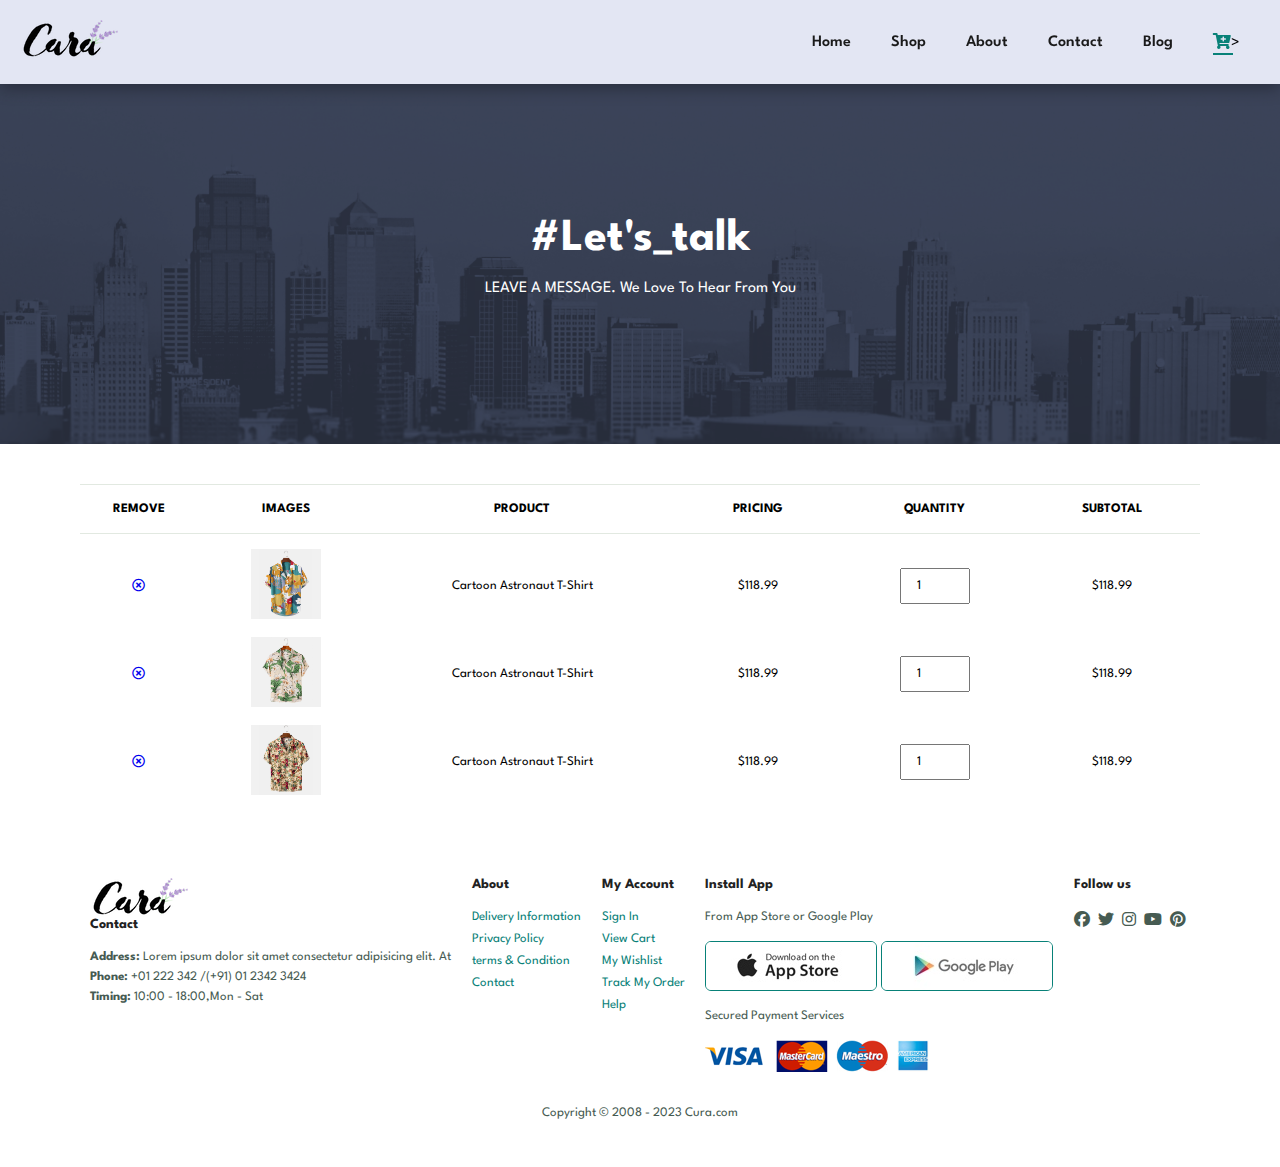
<file: cart.html>
<!DOCTYPE html>
<html lang="en">

<head>
    <meta charset="UTF-8">
    <meta http-equiv="X-UA-Compatible" content="IE=edge">
    <meta name="viewport" content="width=device-width, initial-scale=1.0">
    <title>E-commerce</title>
    <link rel="icon" type="image/x-icon" href="img/logo.png">
    <link rel="stylesheet" href="https://cdnjs.cloudflare.com/ajax/libs/font-awesome/6.2.1/css/all.min.css">
    <link rel="stylesheet" href="https://pro.fontawesome.com/releases/v5.10.0/css/all.css" />

    <link rel="stylesheet" href="style.css">
</head>

<body>
    <section id="header">
        <a href=""><img src="img/logo.png" class="logo" alt=""></a>

        <div>
            <ul id="navbar">
                <a href="#" id="close" ><i class="far fa-times"></i></a>
                <li><a  href="index.html">Home</a></li>
                <li><a href="shop.html">Shop</a></li>
                <li><a href="about.html">About</a></li>
                <li><a href="contact.html">Contact</a></li>
                <li><a href="blog.html">Blog</a></li>
                <li><a  class="active" href="cart.html"><i class="fa fa-cart-plus" aria-hidden="true"></i></a>>
                
            </ul>
        </div>
        <div id="mobile">
            <i id="bar" class="fas fa-outdent"></i>
            <a href="cart.html"><i class="fa fa-cart-plus" aria-hidden="true"></i></a>>
        </div>
    </section>
    <section id="page-header" class="about-header">

        <h2>#Let's_talk</h2>
        <p>LEAVE A MESSAGE. We Love To Hear From You</p>

    </section>
    <section id="cart" class="section-p1">
        <table width="100%">
            <thead>
                <tr>
                    <td>Remove</td>
                    <td>Images</td>
                    <td>Product</td>
                    <td>Pricing</td>
                    <td>Quantity</td>
                    <td>Subtotal</td>
                </tr>
            </thead>
            <tbody>
                <tr>
                    <td><a href="#"><i class="far fa-times-circle"></i></a></td>
                    <td><img src="img/products/f1.jpg" alt=""></td>
                    <td>Cartoon Astronaut T-Shirt</td>
                    <td>$118.99</td>
                    <td><input type="number" value="1"></td>
                    <td>$118.99</td>
                </tr>
                <tr>
                    <td><a href="#"><i class="far fa-times-circle"></i></a></td>
                    <td><img src="img/products/f2.jpg" alt=""></td>
                    <td>Cartoon Astronaut T-Shirt</td>
                    <td>$118.99</td>
                    <td><input type="number" value="1"></td>
                    <td>$118.99</td>
                </tr>
                <tr>
                    <td><a href="#"><i class="far fa-times-circle"></i></a></td>
                    <td><img src="img/products/f3.jpg" alt=""></td>
                    <td>Cartoon Astronaut T-Shirt</td>
                    <td>$118.99</td>
                    <td><input type="number" value="1"></td>
                    <td>$118.99</td>
                </tr>
            </tbody>
        </table>
    </section>

    <footer class="section-p1">
        <div class="col">
            <img src="img/logo.png" alt="">
            <h4>Contact</h4>
            <p><strong>Address:</strong> Lorem ipsum dolor sit amet consectetur adipisicing elit. At</p>
            <p><strong>Phone:</strong> +01 222 342 /(+91) 01 2342 3424</p>
            <p><strong>Timing:</strong> 10:00 - 18:00,Mon - Sat </p>
        </div>

        <div class="col">
            <h4>About</h4>
            <a href="#">Delivery Information</a>
            <a href="#">Privacy Policy</a>
            <a href="#">terms & Condition</a>
            <a href="#">Contact</a>    
        </div>
        <div class="col">
            <h4>My Account</h4>
            <a href="#">Sign In</a>
            <a href="#">View Cart</a>
            <a href="#">My Wishlist</a>
            <a href="#">Track My Order</a>    
            <a href="#">Help</a>    
        </div>
        <div class="col install">
            <h4>Install App</h4>
            <p>From App Store or Google Play</p>
            <div class="rwo">
                <img src="img/pay/app.jpg" alt="">
                <img src="img/pay/play.jpg" alt="">

            </div>
            <p>Secured Payment Services</p>
            <img src="img/pay/pay.png" alt="">
        </div>
        <div class="follow">
           
            <div class="icon">
                 <h4>Follow us</h4>
                <i class="fa-brands fa-facebook"></i>
                <i class="fa-brands fa-twitter"></i>
                <i class="fa-brands fa-instagram"></i>
                <i class="fa-brands fa-youtube"></i>
                <i class="fa-brands fa-pinterest"></i>
            </div>
        </div>
        <div class="copyright">
            <p>Copyright © 2008 - 2023 Cura.com</p>
        </div>
    </footer>
    <script src="script.js"></script>
</body>

</html>
</file>
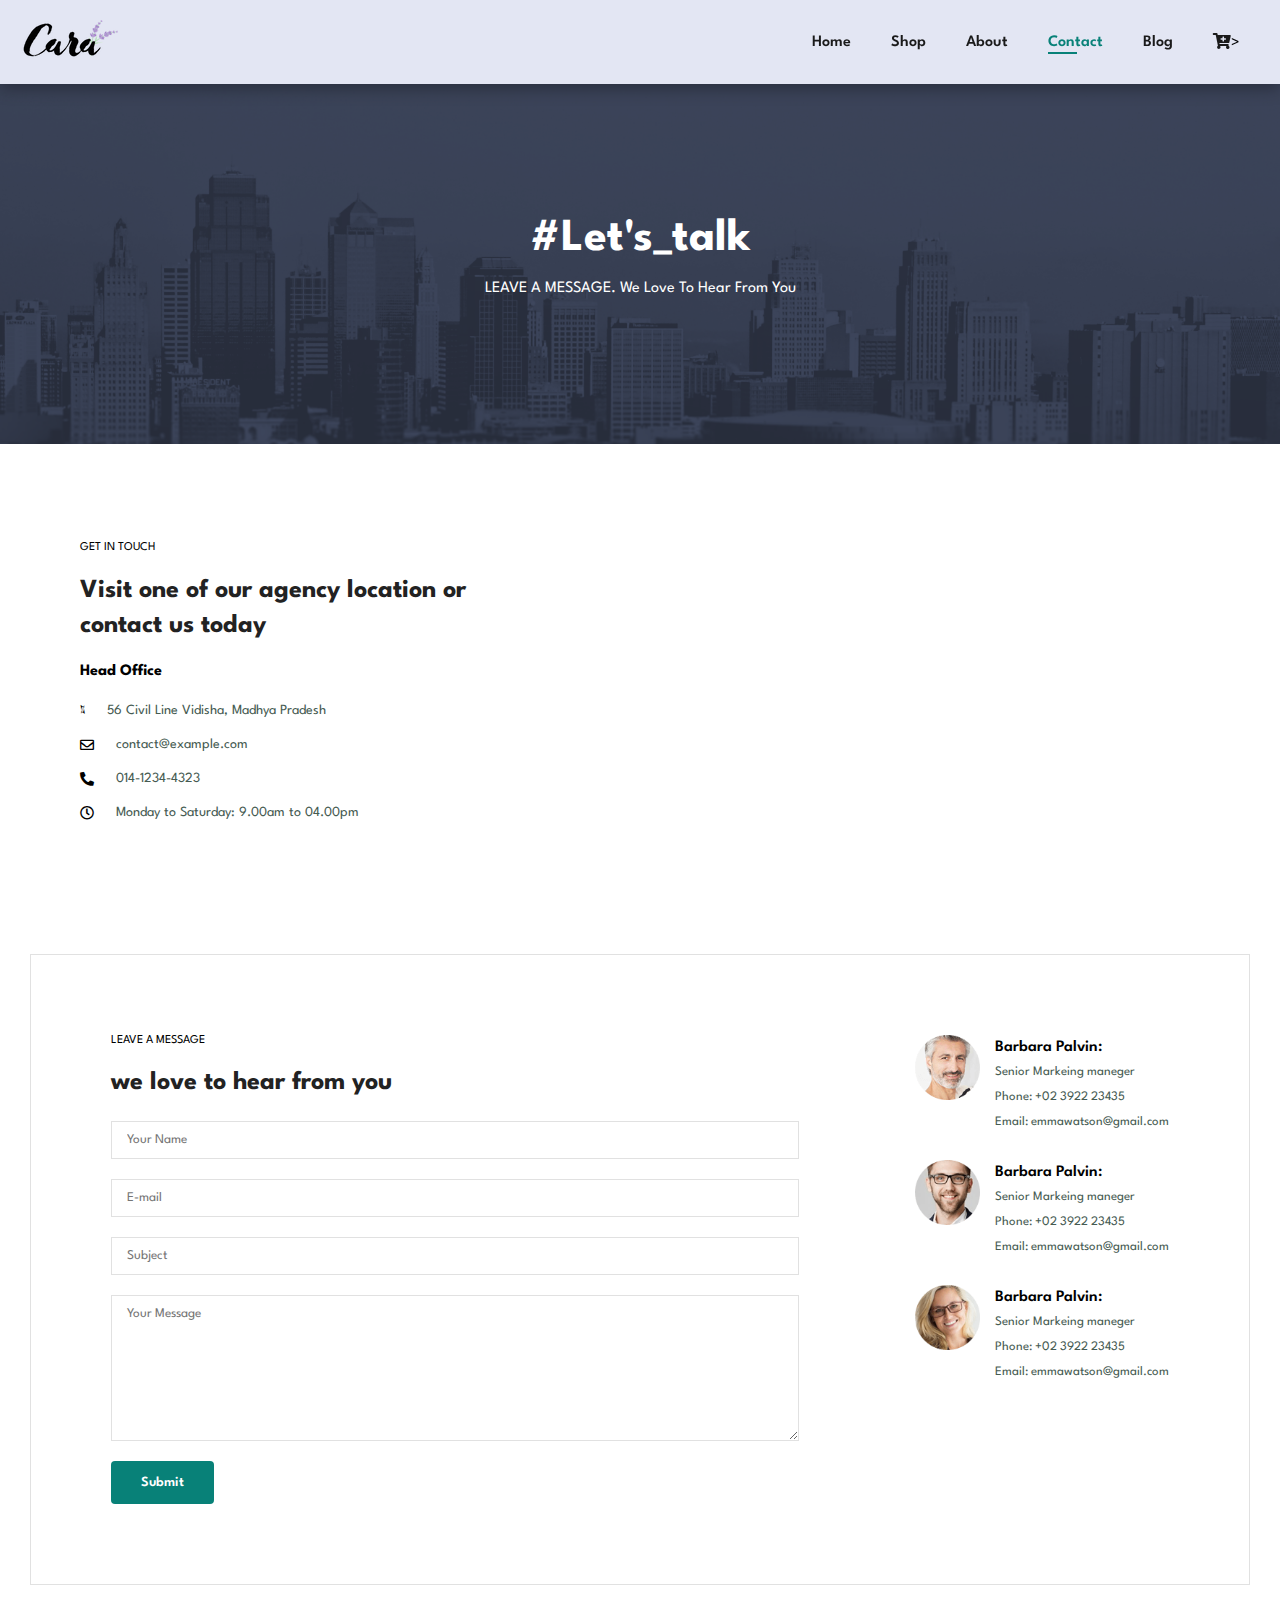
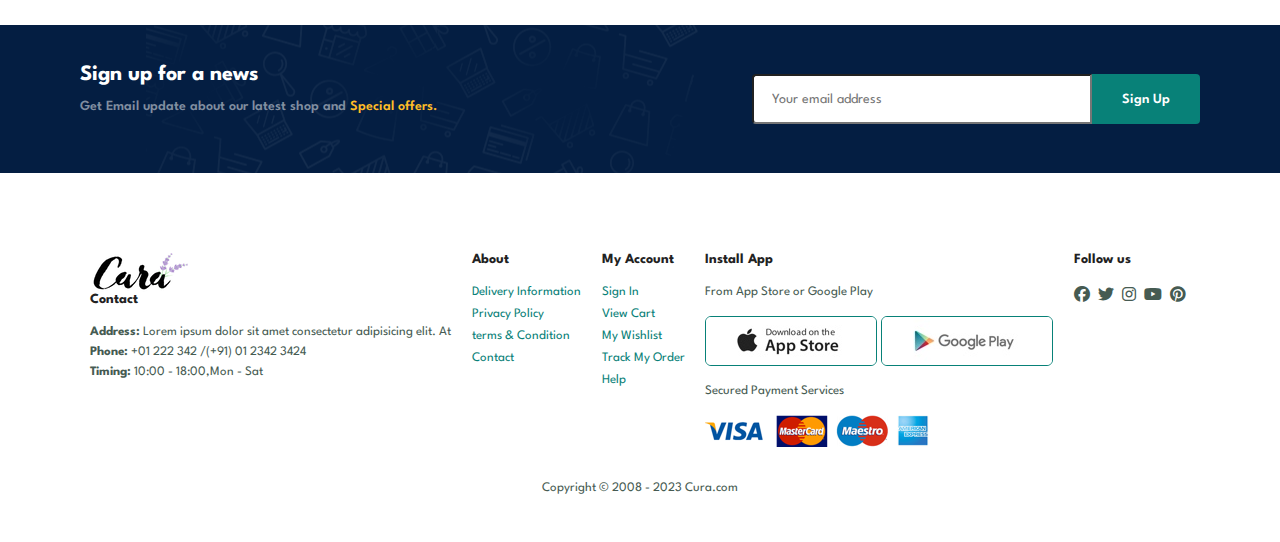
<file: contact.html>
<!DOCTYPE html>
<html lang="en">

<head>
    <meta charset="UTF-8">
    <meta http-equiv="X-UA-Compatible" content="IE=edge">
    <meta name="viewport" content="width=device-width, initial-scale=1.0">
    <title>E-commerce</title>
    <link rel="icon" type="image/x-icon" href="img/logo.png">
    <link rel="stylesheet" href="https://cdnjs.cloudflare.com/ajax/libs/font-awesome/6.2.1/css/all.min.css">
    <link rel="stylesheet" href="https://pro.fontawesome.com/releases/v5.10.0/css/all.css" />

    <link rel="stylesheet" href="style.css">
</head>

<body>
    <section id="header">
        <a href=""><img src="img/logo.png" class="logo" alt=""></a>

        <div>
            <ul id="navbar">
                <a href="#" id="close" ><i class="far fa-times"></i></a>
                <li><a  href="index.html">Home</a></li>
                <li><a href="shop.html">Shop</a></li>
                <li><a href="about.html">About</a></li>
                <li><a class="active"  href="contact.html">Contact</a></li>
                <li><a href="blog.html">Blog</a></li>
                <li><a href="cart.html"><i class="fa fa-cart-plus" aria-hidden="true"></i></a>>
                
            </ul>
        </div>
        <div id="mobile">
            <i id="bar" class="fas fa-outdent"></i>
            <a href="cart.html"><i class="fa fa-cart-plus" aria-hidden="true"></i></a>>
        </div>
    </section>
    <section id="page-header" class="about-header">

        <h2>#Let's_talk</h2>
        <p>LEAVE A MESSAGE. We Love To Hear From You</p>

    </section>

<section id="contact-details" class="section-p1">
    <div class="details">
        <span>GET IN TOUCH</span>
        <h2>Visit one of our agency location or contact us today</h2>
        <h3>Head Office</h3>
        <div>
            <li>
                <i class="fal fa-map"></i>
                <p>56 Civil Line Vidisha, Madhya Pradesh</p>
            </li>
            <li>
                <i class="far fa-envelope"></i>
                <p>contact@example.com</p>
            </li>
            <li>
                <i class="fas fa-phone-alt"></i>
                <p>014-1234-4323</p>
            </li>
            <li>
                <i class="far fa-clock"></i>
                <p>Monday to Saturday: 9.00am to 04.00pm</p>
            </li>
        </div>
    </div>
    <div class="map">
        <iframe src="https://www.google.com/maps/embed?pb=!1m18!1m12!1m3!1d3658.313178143175!2d77.81844411431312!3d23.52123580341029!2m3!1f0!2f0!3f0!3m2!1i1024!2i768!4f13.1!3m3!1m2!1s0x397c048a269d1ab7%3A0xf7b28bf51d19bbcc!2sSamrat%20Ashok%20Technological%20Institute!5e0!3m2!1sen!2sin!4v1673628696671!5m2!1sen!2sin" width="600" height="450" style="border:0;" allowfullscreen="" loading="lazy" referrerpolicy="no-referrer-when-downgrade"></iframe>
    </div>

</section>

<section id="form-details">
    <form action="">
        <span>LEAVE A MESSAGE</span>
        <H2>we love to hear from you</H2>
        <input type="text" placeholder="Your Name">
        <input type="email" placeholder="E-mail">
        <input type="text" placeholder="Subject">
        <textarea name="" id="" cols="30" rows="10" placeholder="Your Message"></textarea>
        <button class="normal">Submit</button>
    </form>
    <div class="people">
        <div>
            <img src="img/people/1.png" alt="">
            <p><span>Barbara Palvin: </span>Senior Markeing maneger<br>Phone: +02 3922 23435  <br>Email: emmawatson@gmail.com</p>
        </div>

        <div>
            <img src="img/people/2.png" alt="">
            <p><span>Barbara Palvin: </span>Senior Markeing maneger<br>Phone: +02 3922 23435  <br>Email: emmawatson@gmail.com</p>
        </div>

        <div>
            <img src="img/people/3.png" alt="">
            <p><span>Barbara Palvin: </span>Senior Markeing maneger<br>Phone: +02 3922 23435  <br>Email: emmawatson@gmail.com</p>
        </div>
    </div>
</section>
    <section id="newsletter" class="section-p1 section-m1" >
        <div class="newstext">
            <h4>Sign up for a news </h4>
            <p>Get Email update about our latest shop and <span>Special offers.</span></p>
            
        </div>
        <div class="form">
            <input type="text" placeholder="Your email address">
            <button class="normal">Sign Up</button>
        </div>
    </section>
    
    <footer class="section-p1">
        <div class="col">
            <img src="img/logo.png" alt="">
            <h4>Contact</h4>
            <p><strong>Address:</strong> Lorem ipsum dolor sit amet consectetur adipisicing elit. At</p>
            <p><strong>Phone:</strong> +01 222 342 /(+91) 01 2342 3424</p>
            <p><strong>Timing:</strong> 10:00 - 18:00,Mon - Sat </p>
        </div>

        <div class="col">
            <h4>About</h4>
            <a href="#">Delivery Information</a>
            <a href="#">Privacy Policy</a>
            <a href="#">terms & Condition</a>
            <a href="#">Contact</a>    
        </div>
        <div class="col">
            <h4>My Account</h4>
            <a href="#">Sign In</a>
            <a href="#">View Cart</a>
            <a href="#">My Wishlist</a>
            <a href="#">Track My Order</a>    
            <a href="#">Help</a>    
        </div>
        <div class="col install">
            <h4>Install App</h4>
            <p>From App Store or Google Play</p>
            <div class="rwo">
                <img src="img/pay/app.jpg" alt="">
                <img src="img/pay/play.jpg" alt="">

            </div>
            <p>Secured Payment Services</p>
            <img src="img/pay/pay.png" alt="">
        </div>
        <div class="follow">
           
            <div class="icon">
                 <h4>Follow us</h4>
                <i class="fa-brands fa-facebook"></i>
                <i class="fa-brands fa-twitter"></i>
                <i class="fa-brands fa-instagram"></i>
                <i class="fa-brands fa-youtube"></i>
                <i class="fa-brands fa-pinterest"></i>
            </div>
        </div>
        <div class="copyright">
            <p>Copyright © 2008 - 2023 Cura.com</p>
        </div>
    </footer>
    <script src="script.js"></script>
</body>

</html>
</file>
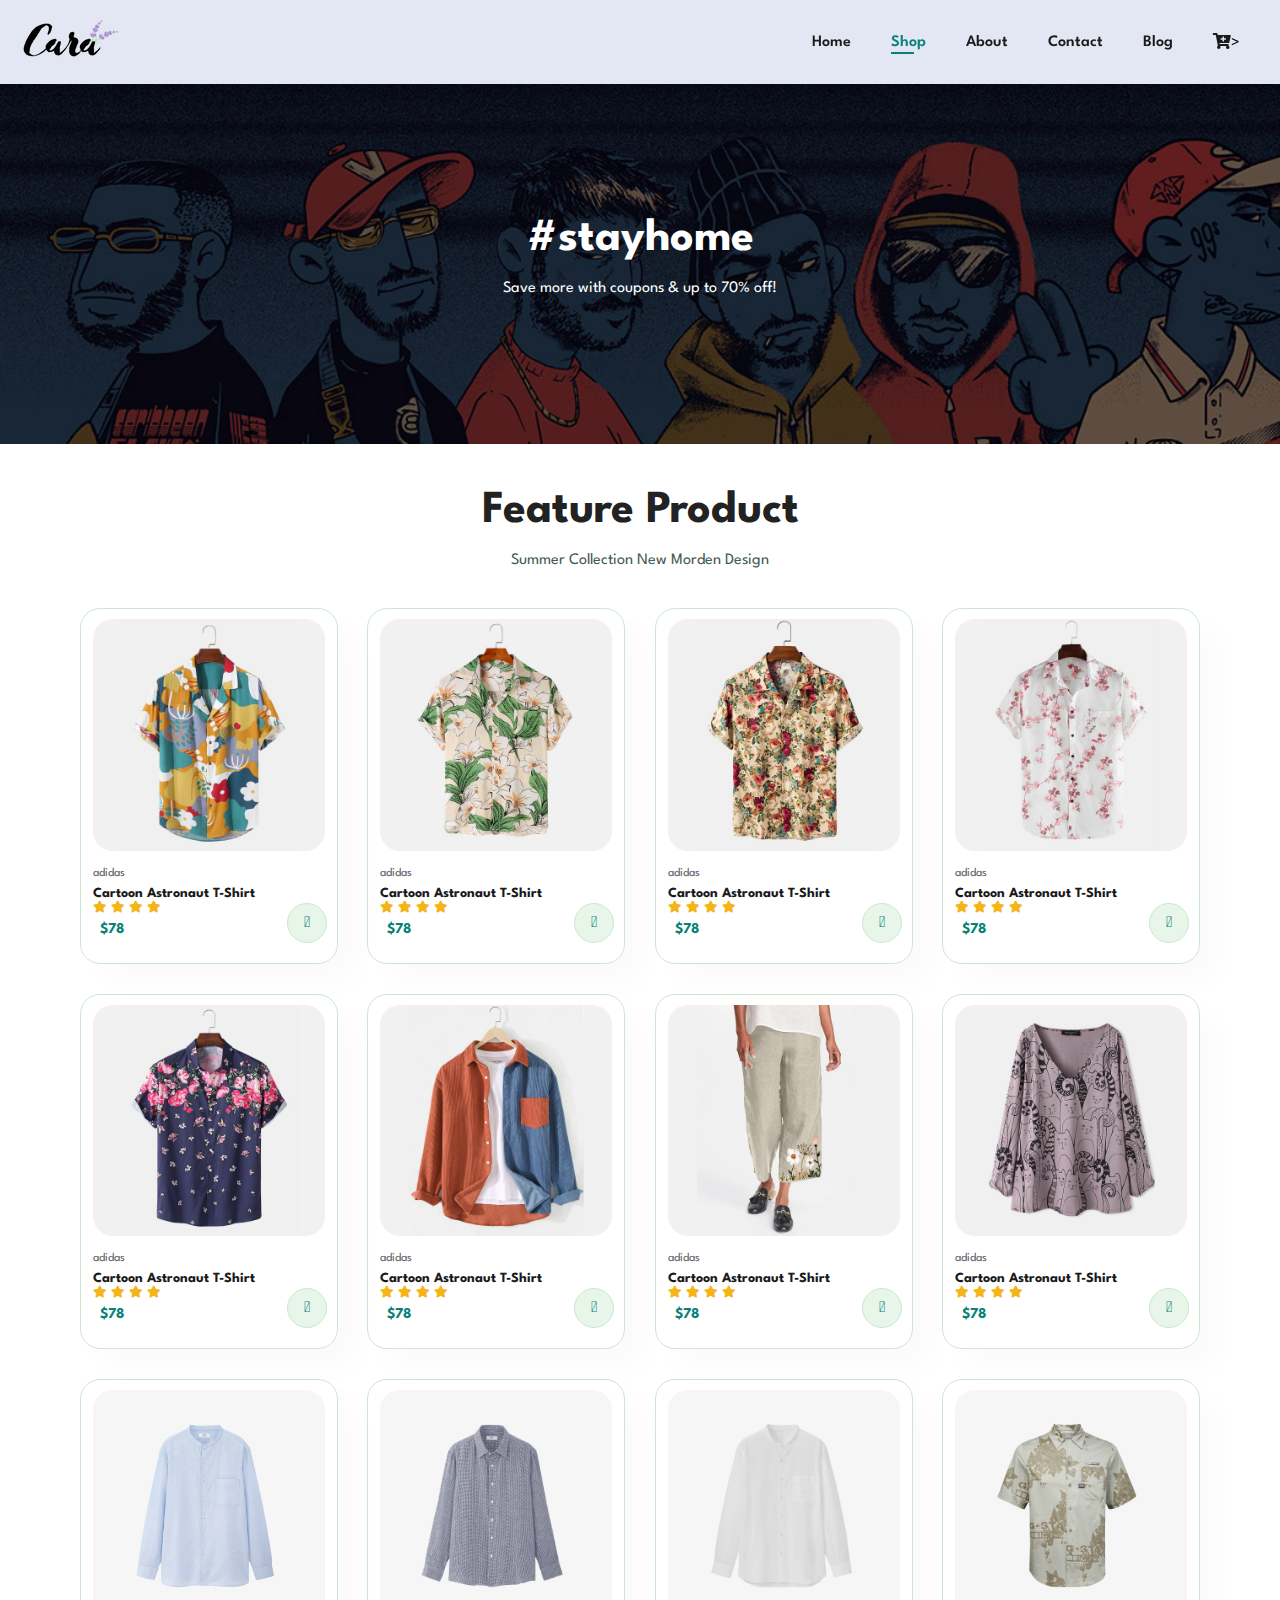
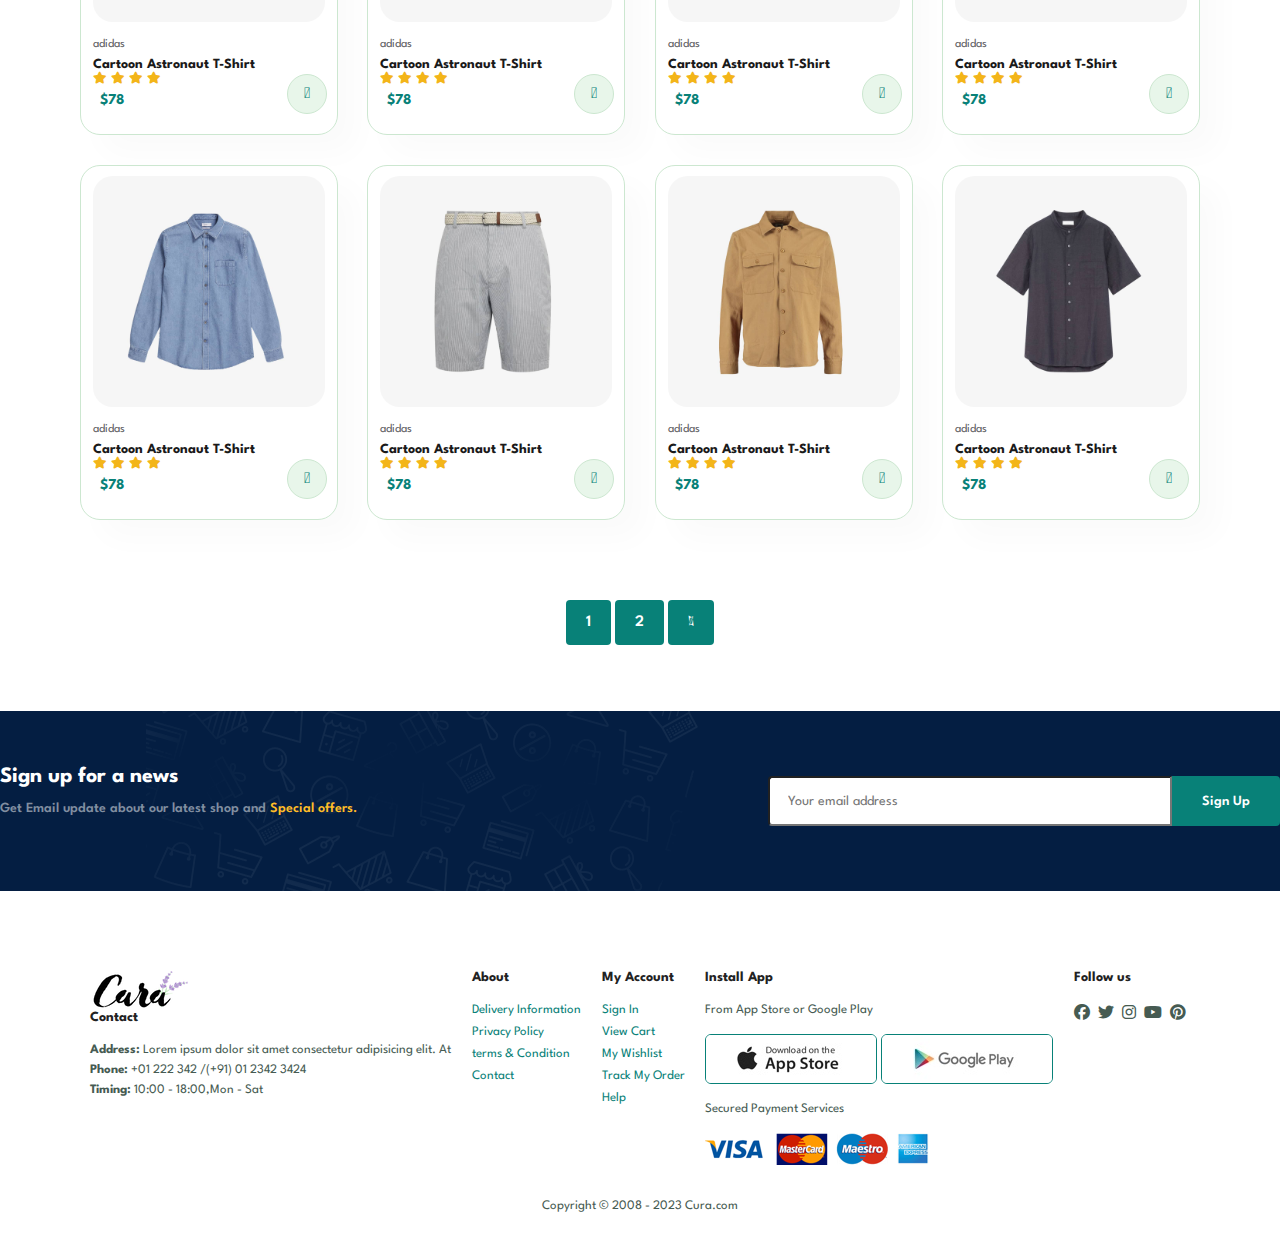
<file: shop.html>
<!DOCTYPE html>
<html lang="en">

<head>
    <meta charset="UTF-8">
    <meta http-equiv="X-UA-Compatible" content="IE=edge">
    <meta name="viewport" content="width=device-width, initial-scale=1.0">
    <title>E-commerce</title>
    <link rel="icon" type="image/x-icon" href="img/logo.png">
    <link rel="stylesheet" href="https://cdnjs.cloudflare.com/ajax/libs/font-awesome/6.2.1/css/all.min.css">
    <link rel="stylesheet" href="https://pro.fontawesome.com/releases/v5.10.0/css/all.css" />

    <link rel="stylesheet" href="style.css">
</head>

<body>
    <section id="header">
        <a href=""><img src="img/logo.png" class="logo" alt=""></a>

        <div>
            <ul id="navbar">
                <a href="#" id="close" ><i class="far fa-times"></i></a>
                <li><a  href="index.html">Home</a></li>
                <li><a class="active" href="shop.html">Shop</a></li>
                <li><a href="about.html">About</a></li>
                <li><a href="contact.html">Contact</a></li>
                <li><a href="blog.html">Blog</a></li>
                <li><a href="cart.html"><i class="fa fa-cart-plus" aria-hidden="true"></i></a>>
                
            </ul>
        </div>
        <div id="mobile">
            <i id="bar" class="fas fa-outdent"></i>
            <a href="cart.html"><i class="fa fa-cart-plus" aria-hidden="true"></i></a>>
        </div>
    </section>
    <section id="page-header">

        <h2>#stayhome</h2>
        <p>Save more with coupons & up to 70% off!</p>

    </section>

    <section class="section-p1" id="product1">
        <h2>Feature Product</h2>
        <p>Summer Collection New Morden Design</p>
        <div class="pro-container">
            <div class="pro" onclick="window.location.href='sproduct.html';">
                <img src="img/products/f1.jpg" alt="">
                <div class="des">
                    <span>adidas</span>
                    <h5>Cartoon Astronaut T-Shirt</h5>
                    <div class="star">
                        <i class="fas fa-star"></i>
                        <i class="fas fa-star"></i>
                        <i class="fas fa-star"></i>
                        <i class="fas fa-star"></i>
                    </div>
                    <h4>$78</h4>
                </div>
                <a href="#"><i class="fal fa-shopping-cart cart"></i></a>
            </div>
            <div class="pro">
                <img src="img/products/f2.jpg" alt="">
                <div class="des">
                    <span>adidas</span>
                    <h5>Cartoon Astronaut T-Shirt</h5>
                    <div class="star">
                        <i class="fas fa-star"></i>
                        <i class="fas fa-star"></i>
                        <i class="fas fa-star"></i>
                        <i class="fas fa-star"></i>
                    </div>
                    <h4>$78</h4>
                </div>
                <a href="#"><i class="fal fa-shopping-cart cart"></i></a>
            </div>
            <div class="pro">
                <img src="img/products/f3.jpg" alt="">
                <div class="des">
                    <span>adidas</span>
                    <h5>Cartoon Astronaut T-Shirt</h5>
                    <div class="star">
                        <i class="fas fa-star"></i>
                        <i class="fas fa-star"></i>
                        <i class="fas fa-star"></i>
                        <i class="fas fa-star"></i>
                    </div>
                    <h4>$78</h4>
                </div>
                <a href="#"><i class="fal fa-shopping-cart cart"></i></a>
            </div>
            <div class="pro">
                <img src="img/products/f4.jpg" alt="">
                <div class="des">
                    <span>adidas</span>
                    <h5>Cartoon Astronaut T-Shirt</h5>
                    <div class="star">
                        <i class="fas fa-star"></i>
                        <i class="fas fa-star"></i>
                        <i class="fas fa-star"></i>
                        <i class="fas fa-star"></i>
                    </div>
                    <h4>$78</h4>
                </div>
                <a href="#"><i class="fal fa-shopping-cart cart"></i></a>
            </div>
            <div class="pro">
                <img src="img/products/f5.jpg" alt="">
                <div class="des">
                    <span>adidas</span>
                    <h5>Cartoon Astronaut T-Shirt</h5>
                    <div class="star">
                        <i class="fas fa-star"></i>
                        <i class="fas fa-star"></i>
                        <i class="fas fa-star"></i>
                        <i class="fas fa-star"></i>
                    </div>
                    <h4>$78</h4>
                </div>
                <a href="#"><i class="fal fa-shopping-cart cart"></i></a>
            </div>
            <div class="pro">
                <img src="img/products/f6.jpg" alt="">
                <div class="des">
                    <span>adidas</span>
                    <h5>Cartoon Astronaut T-Shirt</h5>
                    <div class="star">
                        <i class="fas fa-star"></i>
                        <i class="fas fa-star"></i>
                        <i class="fas fa-star"></i>
                        <i class="fas fa-star"></i>
                    </div>
                    <h4>$78</h4>
                </div>
                <a href="#"><i class="fal fa-shopping-cart cart"></i></a>
            </div>
            <div class="pro">
                <img src="img/products/f7.jpg" alt="">
                <div class="des">
                    <span>adidas</span>
                    <h5>Cartoon Astronaut T-Shirt</h5>
                    <div class="star">
                        <i class="fas fa-star"></i>
                        <i class="fas fa-star"></i>
                        <i class="fas fa-star"></i>
                        <i class="fas fa-star"></i>
                    </div>
                    <h4>$78</h4>
                </div>
                <a href="#"><i class="fal fa-shopping-cart cart"></i></a>
            </div>
            <div class="pro">
                <img src="img/products/f8.jpg" alt="">
                <div class="des">
                    <span>adidas</span>
                    <h5>Cartoon Astronaut T-Shirt</h5>
                    <div class="star">
                        <i class="fas fa-star"></i>
                        <i class="fas fa-star"></i>
                        <i class="fas fa-star"></i>
                        <i class="fas fa-star"></i>
                    </div>
                    <h4>$78</h4>
                </div>
                <a href="#"><i class="fal fa-shopping-cart cart"></i></a>
            </div>

            <div class="pro">
                <img src="img/products/n1.jpg" alt="">
                <div class="des">
                    <span>adidas</span>
                    <h5>Cartoon Astronaut T-Shirt</h5>
                    <div class="star">
                        <i class="fas fa-star"></i>
                        <i class="fas fa-star"></i>
                        <i class="fas fa-star"></i>
                        <i class="fas fa-star"></i>
                    </div>
                    <h4>$78</h4>
                </div>
                <a href="#"><i class="fal fa-shopping-cart cart"></i></a>
            </div>
            <div class="pro">
                <img src="img/products/n2.jpg" alt="">
                <div class="des">
                    <span>adidas</span>
                    <h5>Cartoon Astronaut T-Shirt</h5>
                    <div class="star">
                        <i class="fas fa-star"></i>
                        <i class="fas fa-star"></i>
                        <i class="fas fa-star"></i>
                        <i class="fas fa-star"></i>
                    </div>
                    <h4>$78</h4>
                </div>
                <a href="#"><i class="fal fa-shopping-cart cart"></i></a>
            </div>
            <div class="pro">
                <img src="img/products/n3.jpg" alt="">
                <div class="des">
                    <span>adidas</span>
                    <h5>Cartoon Astronaut T-Shirt</h5>
                    <div class="star">
                        <i class="fas fa-star"></i>
                        <i class="fas fa-star"></i>
                        <i class="fas fa-star"></i>
                        <i class="fas fa-star"></i>
                    </div>
                    <h4>$78</h4>
                </div>
                <a href="#"><i class="fal fa-shopping-cart cart"></i></a>
            </div>
            <div class="pro">
                <img src="img/products/n4.jpg" alt="">
                <div class="des">
                    <span>adidas</span>
                    <h5>Cartoon Astronaut T-Shirt</h5>
                    <div class="star">
                        <i class="fas fa-star"></i>
                        <i class="fas fa-star"></i>
                        <i class="fas fa-star"></i>
                        <i class="fas fa-star"></i>
                    </div>
                    <h4>$78</h4>
                </div>
                <a href="#"><i class="fal fa-shopping-cart cart"></i></a>
            </div>
            <div class="pro">
                <img src="img/products/n5.jpg" alt="">
                <div class="des">
                    <span>adidas</span>
                    <h5>Cartoon Astronaut T-Shirt</h5>
                    <div class="star">
                        <i class="fas fa-star"></i>
                        <i class="fas fa-star"></i>
                        <i class="fas fa-star"></i>
                        <i class="fas fa-star"></i>
                    </div>
                    <h4>$78</h4>
                </div>
                <a href="#"><i class="fal fa-shopping-cart cart"></i></a>
            </div>
            <div class="pro">
                <img src="img/products/n6.jpg" alt="">
                <div class="des">
                    <span>adidas</span>
                    <h5>Cartoon Astronaut T-Shirt</h5>
                    <div class="star">
                        <i class="fas fa-star"></i>
                        <i class="fas fa-star"></i>
                        <i class="fas fa-star"></i>
                        <i class="fas fa-star"></i>
                    </div>
                    <h4>$78</h4>
                </div>
                <a href="#"><i class="fal fa-shopping-cart cart"></i></a>
            </div>
            <div class="pro">
                <img src="img/products/n7.jpg" alt="">
                <div class="des">
                    <span>adidas</span>
                    <h5>Cartoon Astronaut T-Shirt</h5>
                    <div class="star">
                        <i class="fas fa-star"></i>
                        <i class="fas fa-star"></i>
                        <i class="fas fa-star"></i>
                        <i class="fas fa-star"></i>
                    </div>
                    <h4>$78</h4>
                </div>
                <a href="#"><i class="fal fa-shopping-cart cart"></i></a>
            </div>
            <div class="pro">
                <img src="img/products/n8.jpg" alt="">
                <div class="des">
                    <span>adidas</span>
                    <h5>Cartoon Astronaut T-Shirt</h5>
                    <div class="star">
                        <i class="fas fa-star"></i>
                        <i class="fas fa-star"></i>
                        <i class="fas fa-star"></i>
                        <i class="fas fa-star"></i>
                    </div>
                    <h4>$78</h4>
                </div>
                <a href="#"><i class="fal fa-shopping-cart cart"></i></a>
            </div>
        </div>
    </section> 

    <section id="paginaton" class="section-p1">
        <a href="#">1</a>
        <a href="#">2</a>
        <a href="#"><i class="fal fa-long-arrow-alt-right"></i></a>
    </section>

    <section id="newsletter" class="c section-m1 shopnews" >
        <div class="newstext">
            <h4>Sign up for a news </h4>
            <p>Get Email update about our latest shop and <span>Special offers.</span></p>
            
        </div>
        <div class="form">
            <input type="text" placeholder="Your email address">
            <button class="normal">Sign Up</button>
        </div>
    </section>
     
    <footer class="section-p1">
        <div class="col">
            <img src="img/logo.png" alt="">
            <h4>Contact</h4>
            <p><strong>Address:</strong> Lorem ipsum dolor sit amet consectetur adipisicing elit. At</p>
            <p><strong>Phone:</strong> +01 222 342 /(+91) 01 2342 3424</p>
            <p><strong>Timing:</strong> 10:00 - 18:00,Mon - Sat </p>
        </div>

        <div class="col">
            <h4>About</h4>
            <a href="#">Delivery Information</a>
            <a href="#">Privacy Policy</a>
            <a href="#">terms & Condition</a>
            <a href="#">Contact</a>    
        </div>
        <div class="col">
            <h4>My Account</h4>
            <a href="#">Sign In</a>
            <a href="#">View Cart</a>
            <a href="#">My Wishlist</a>
            <a href="#">Track My Order</a>    
            <a href="#">Help</a>    
        </div>
        <div class="col install">
            <h4>Install App</h4>
            <p>From App Store or Google Play</p>
            <div class="rwo">
                <img src="img/pay/app.jpg" alt="">
                <img src="img/pay/play.jpg" alt="">

            </div>
            <p>Secured Payment Services</p>
            <img src="img/pay/pay.png" alt="">
        </div>
        <div class="follow">
           
            <div class="icon">
                 <h4>Follow us</h4>
                <i class="fa-brands fa-facebook"></i>
                <i class="fa-brands fa-twitter"></i>
                <i class="fa-brands fa-instagram"></i>
                <i class="fa-brands fa-youtube"></i>
                <i class="fa-brands fa-pinterest"></i>
            </div>
        </div>
        <div class="copyright">
            <p>Copyright © 2008 - 2023 Cura.com</p>
        </div>
    </footer>
    <script src="script.js"></script>
</body>

</html>
</file>
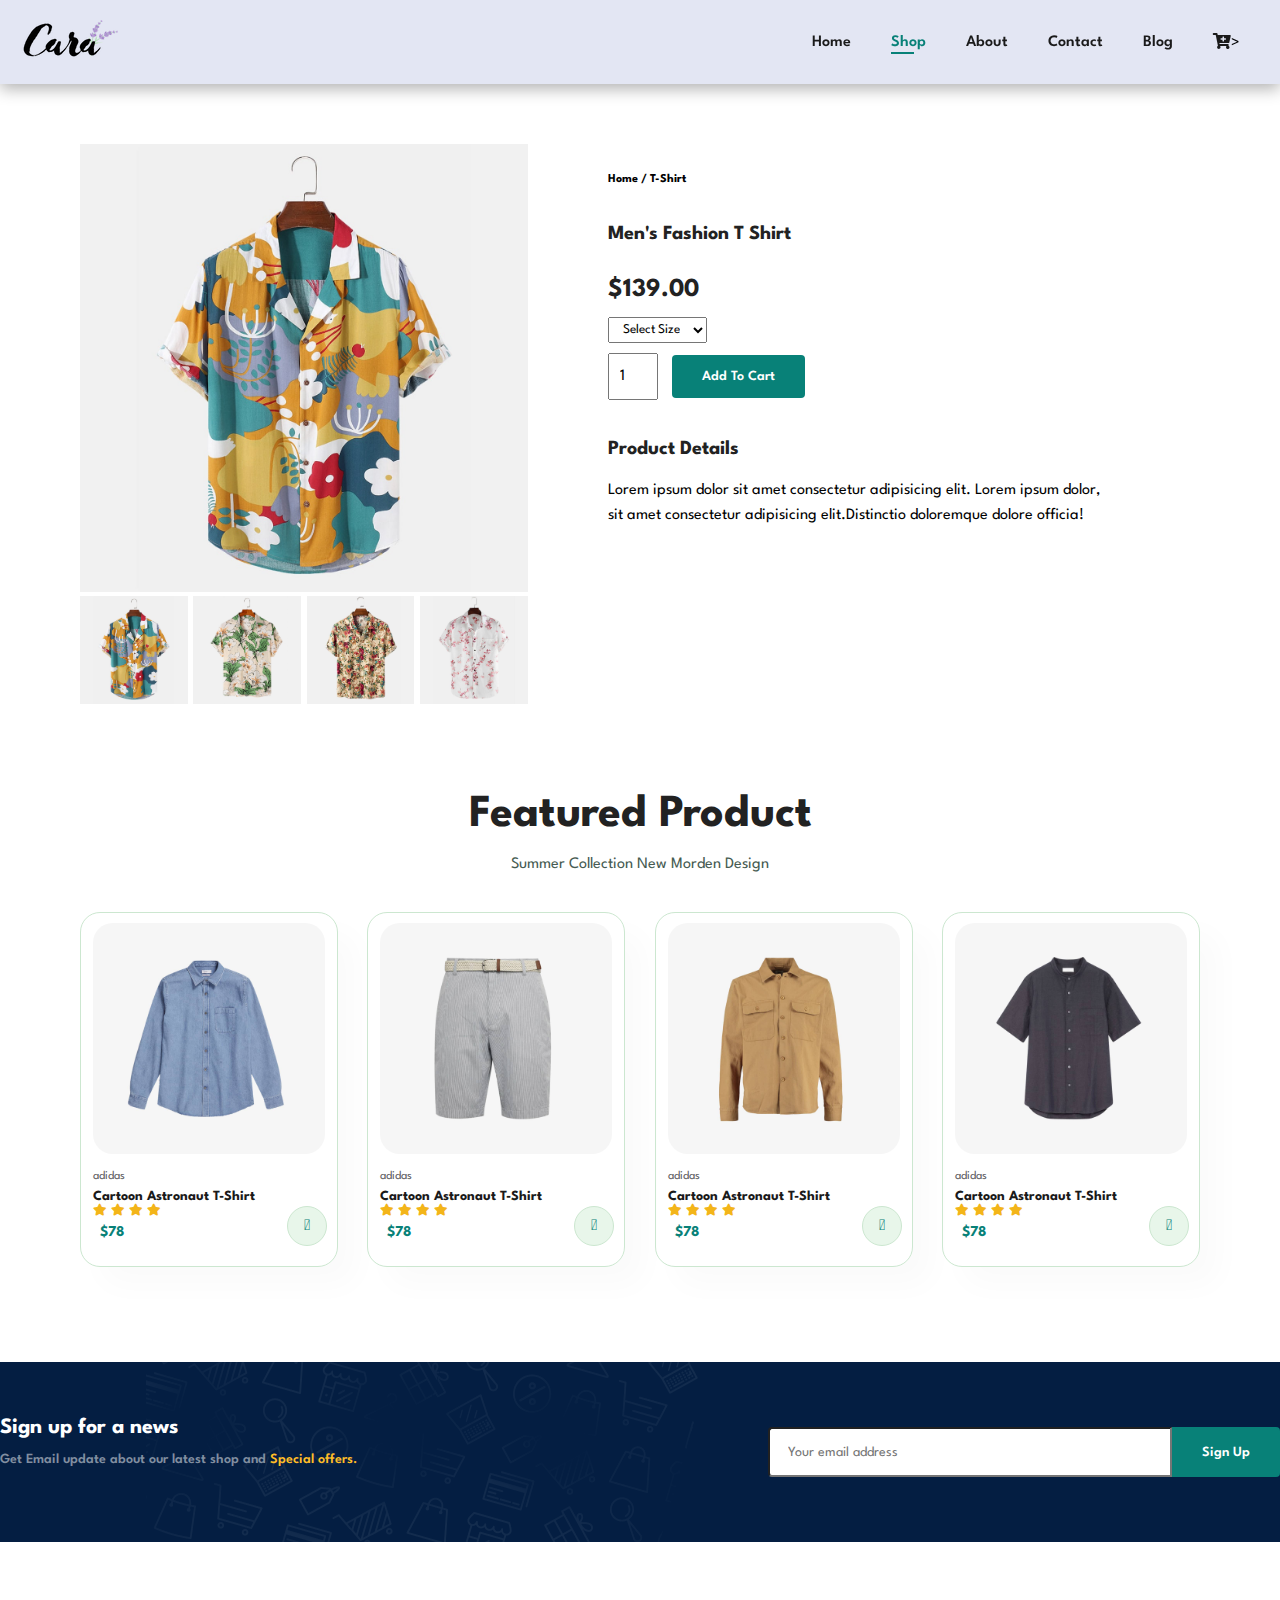
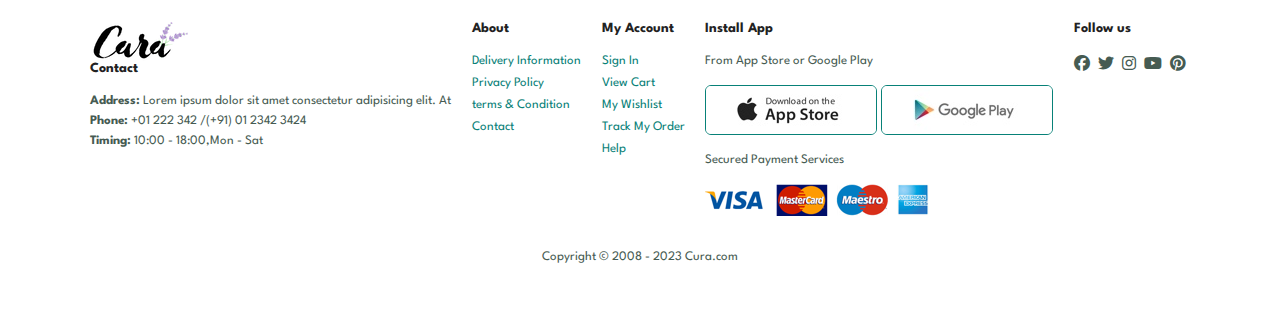
<file: sproduct.html>
<!DOCTYPE html>
<html lang="en">

<head>
    <meta charset="UTF-8">
    <meta http-equiv="X-UA-Compatible" content="IE=edge">
    <meta name="viewport" content="width=device-width, initial-scale=1.0">
    <title>E-commerce</title>
    <link rel="icon" type="image/x-icon" href="img/logo.png">
    <link rel="stylesheet" href="https://cdnjs.cloudflare.com/ajax/libs/font-awesome/6.2.1/css/all.min.css">
    <link rel="stylesheet" href="https://pro.fontawesome.com/releases/v5.10.0/css/all.css" />

    <link rel="stylesheet" href="style.css">
</head>

<body>
    <section id="header">
        <a href=""><img src="img/logo.png" class="logo" alt=""></a>

        <div>
            <ul id="navbar">
                <a href="#" id="close" ><i class="far fa-times"></i></a>
                <li><a  href="index.html">Home</a></li>
                <li><a class="active" href="shop.html">Shop</a></li>
                <li><a href="about.html">About</a></li>
                <li><a href="contact.html">Contact</a></li>
                <li><a href="blog.html">Blog</a></li>
                <li><a href="cart.html"><i class="fa fa-cart-plus" aria-hidden="true"></i></a>>
                
            </ul>
        </div>
        <div id="mobile">
            <i id="bar" class="fas fa-outdent"></i>
            <a href="cart.html"><i class="fa fa-cart-plus" aria-hidden="true"></i></a>>
        </div>
    </section>

    <section id="prodetails" class="section-p1">
        <div class="single-pro-image">
            <img src="img/products/f1.jpg" width="100%" id="MainImg" alt="">
            <div class="small-img-group">
                <div class="small-img-col">
                    <img src="img/products/f1.jpg" width="100%" class="small-img" alt="">
                </div>
                <div class="small-img-col">
                    <img src="img/products/f2.jpg" width="100%" class="small-img" alt="">
                </div>
                <div class="small-img-col">
                    <img src="img/products/f3.jpg" width="100%" class="small-img" alt="">
                </div>
                <div class="small-img-col">
                    <img src="img/products/f4.jpg" width="100%" class="small-img" alt="">
                </div>
                
            </div>
        </div>
        <div class="single-pro-details">
            <h6>Home / T-Shirt</h6>
            <h4>Men's Fashion T Shirt</h4>
            <h2>$139.00</h2> 
            <select>
                <option>Select Size</option>
                <option>Small</option>
                <option>Medium</option>
                <option>XL</option>
                <option>XXL</option>
            </select>
            <input type="number" value="1">
            <button class="normal">Add To Cart</button>
            <h4>Product Details</h4>
            <span>Lorem ipsum dolor sit amet consectetur adipisicing elit. Lorem ipsum dolor, sit amet consectetur adipisicing elit.Distinctio doloremque dolore officia!</span>
        </div>
    </section>
    <section class="section-p1" id="product1">
        <h2>Featured Product</h2>
        <p>Summer Collection New Morden Design</p>
        <div class="pro-container">

            <div class="pro">
                <img src="img/products/n5.jpg" alt="">
                <div class="des">
                    <span>adidas</span>
                    <h5>Cartoon Astronaut T-Shirt</h5>
                    <div class="star">
                        <i class="fas fa-star"></i>
                        <i class="fas fa-star"></i>
                        <i class="fas fa-star"></i>
                        <i class="fas fa-star"></i>
                    </div>
                    <h4>$78</h4>
                </div>
                <a href="#"><i class="fal fa-shopping-cart cart"></i></a>
            </div>
            <div class="pro">
                <img src="img/products/n6.jpg" alt="">
                <div class="des">
                    <span>adidas</span>
                    <h5>Cartoon Astronaut T-Shirt</h5>
                    <div class="star">
                        <i class="fas fa-star"></i>
                        <i class="fas fa-star"></i>
                        <i class="fas fa-star"></i>
                        <i class="fas fa-star"></i>
                    </div>
                    <h4>$78</h4>
                </div>
                <a href="#"><i class="fal fa-shopping-cart cart"></i></a>
            </div>
            <div class="pro">
                <img src="img/products/n7.jpg" alt="">
                <div class="des">
                    <span>adidas</span>
                    <h5>Cartoon Astronaut T-Shirt</h5>
                    <div class="star">
                        <i class="fas fa-star"></i>
                        <i class="fas fa-star"></i>
                        <i class="fas fa-star"></i>
                        <i class="fas fa-star"></i>
                    </div>
                    <h4>$78</h4>
                </div>
                <a href="#"><i class="fal fa-shopping-cart cart"></i></a>
            </div>
            <div class="pro">
                <img src="img/products/n8.jpg" alt="">
                <div class="des">
                    <span>adidas</span>
                    <h5>Cartoon Astronaut T-Shirt</h5>
                    <div class="star">
                        <i class="fas fa-star"></i>
                        <i class="fas fa-star"></i>
                        <i class="fas fa-star"></i>
                        <i class="fas fa-star"></i>
                    </div>
                    <h4>$78</h4>
                </div>
                <a href="#"><i class="fal fa-shopping-cart cart"></i></a>
            </div>
        </div>
    </section> 
    <section id="newsletter" class="c section-m1 shopnews" >
        <div class="newstext">
            <h4>Sign up for a news </h4>
            <p>Get Email update about our latest shop and <span>Special offers.</span></p>
            
        </div>
        <div class="form">
            <input type="text" placeholder="Your email address">
            <button class="normal">Sign Up</button>
        </div>
    </section>
     
    <footer class="section-p1">
        <div class="col">
            <img src="img/logo.png" alt="">
            <h4>Contact</h4>
            <p><strong>Address:</strong> Lorem ipsum dolor sit amet consectetur adipisicing elit. At</p>
            <p><strong>Phone:</strong> +01 222 342 /(+91) 01 2342 3424</p>
            <p><strong>Timing:</strong> 10:00 - 18:00,Mon - Sat </p>
        </div>

        <div class="col">
            <h4>About</h4>
            <a href="#">Delivery Information</a>
            <a href="#">Privacy Policy</a>
            <a href="#">terms & Condition</a>
            <a href="#">Contact</a>    
        </div>
        <div class="col">
            <h4>My Account</h4>
            <a href="#">Sign In</a>
            <a href="#">View Cart</a>
            <a href="#">My Wishlist</a>
            <a href="#">Track My Order</a>    
            <a href="#">Help</a>    
        </div>
        <div class="col install">
            <h4>Install App</h4>
            <p>From App Store or Google Play</p>
            <div class="rwo">
                <img src="img/pay/app.jpg" alt="">
                <img src="img/pay/play.jpg" alt="">

            </div>
            <p>Secured Payment Services</p>
            <img src="img/pay/pay.png" alt="">
        </div>
        <div class="follow">
           
            <div class="icon">
                 <h4>Follow us</h4>
                <i class="fa-brands fa-facebook"></i>
                <i class="fa-brands fa-twitter"></i>
                <i class="fa-brands fa-instagram"></i>
                <i class="fa-brands fa-youtube"></i>
                <i class="fa-brands fa-pinterest"></i>
            </div>
        </div>
        <div class="copyright">
            <p>Copyright © 2008 - 2023 Cura.com</p>
        </div>
    </footer>
    <script>
        var MainImg = document.getElementById("MainImg");
        var smallimg = document.getElementsByClassName("small-img");

        smallimg[0].onclick = function(){
            MainImg.src = smallimg[0].src;
        }
        smallimg[1].onclick = function(){
            MainImg.src = smallimg[1].src;
        }
        smallimg[2].onclick = function(){
            MainImg.src = smallimg[2].src;
        }
        smallimg[3].onclick = function(){
            MainImg.src = smallimg[3].src;
        }
        smallimg[4].onclick = function(){
            MainImg.src = smallimg[4].src;
        }
    </script>
    <script src="script.js"></script>
</body>

</html>
</file>
<file: style.css>
@import url("https://fonts.googleapis.com/css2?family=Spartan:wght@100;200;300;400;500;600;700;800;900&display=swap");

* {
  margin: 0;
  padding: 0;
  box-sizing: border-box;
  font-family: "Spartan", sans-serif;
}

html {
  scroll-behavior: smooth;
}

/* Global Styles */

h1 {
  font-size: 50px;
  line-height: 64px;
  color: #222;
}

h2 {
  font-size: 46px;
  line-height: 54px;
  color: #222;
}

h4 {
  font-size: 20px;
  color: #222;
}

h6 {
  font-weight: 700;
  font-size: 12px;
}

p {
  font-size: 16px;
  color: #465b52;
  margin: 15px 0 20px 0;
}

.section-p1 {
  padding: 40px 80px;
}

.section-m1 {
  margin: 40px 0;

}

button.normal {
  font-size: 14px;
  font-weight: 600;
  padding: 15px 30px;
  color: black;
  background-color: white;
  border-radius: 4px;
  cursor: pointer;
  border: none;
  outline: none;
  transition: 0.2s;
}

body {
  width: 100%;
}

/* ---Header---- */
#header {
  display: flex;
  align-items: center;
  justify-content: space-between;
  padding: 20px;
  background: #e3e6f3;
  box-shadow: 0px 5px 15px rgba(0, 0, 0, 0.3);
  z-index: 999;
  position: sticky;
  top: 0;
  left: 0;
}

#navbar {
  display: flex;
  align-items: center;
  justify-content: center;

}
#close {
  display: none;
}
#navbar li {
  list-style: none;
  padding: 0 20px;
  position: relative;
}

#navbar li a {
  text-decoration: none;
  font-size: 16px;
  font-weight: 600;
  color: #1a1a1a;
  transition: 0.3s ease;
}

#navbar li a:hover,
#navbar li a.active {
  color: #088178;
}

#navbar li a.active::after,
#navbar li a:hover::after {
  content: "";
  width: 30%;
  height: 2px;
  background: #088178;
  position: absolute;
  bottom: -4px;
  left: 20px;
}
#mobile {
  display: none;
  align-items: center;
}

/* ----Hero-section---- */
#hero {
  background-image: url(img/hero4.png);
  height: 90vh;
  width: 100%;
  display: flex;
  flex-direction: column;
  padding: 0px 100px;
  background-position: top 25% right 0%;
  background-size: cover;
  align-items: flex-start;
  justify-content: center;
}

#hero h1 {
  color: #088178;
}

#hero h4 {
  padding-bottom: 15px;
}

.hero-btn {
  font-size: 15px;
  font-weight: 700;
  border: none;
  background-image: url(img/button.png);
  color: #088178;
  background-color: transparent;
  background-repeat: no-repeat;
  padding: 14px 80px 14px 65px;
  cursor: pointer
}

/* ---feature--section--- */
#feature {
  display: flex;
  flex-direction: row;
  align-items: center;
  justify-content: space-between;
  flex-wrap: wrap;
}

#feature .fe-box {
  width: 180px;
  text-align: center;
  padding: 25px 15px;
  box-shadow: 20px 20px 34px rgba(0, 0, 0, 0.3);
  border: 1px solid #cce7d0;
  border-radius: 4px;
  margin: 15px 0px;
}

#feature .fe-box:hover {
  box-shadow: 10px 10px 54px rgba(70, 62, 221, 0.1);
}

#feature .fe-box h6 {
  padding: 9px 8px 6px 8px;
  line-height: 1;
  border-radius: 4px;
  color: #088178;
  background-color: #fddde4;

}

#feature .fe-box img {
  width: 100%;
  margin-bottom: 10px;
}

#feature .fe-box:nth-child(2) h6 {
  background-color: #cdebbc;
}

#feature .fe-box:nth-child(3) h6 {
  background-color: #d1e8f2;
}

#feature .fe-box:nth-child(4) h6 {
  background-color: #cdd4f8;
}

#feature .fe-box:nth-child(5) h6 {
  background-color: #f6dbf6;
}

#feature .fe-box:nth-child(6) h6 {
  background-color: #fff2e5;
}

/* --Feature--product--Section */
#product1 {
  text-align: center;
}

#product1 .pro-container {
  display: flex;
  flex-direction: row;
  justify-content: space-between;

  padding-top: 5px;
  flex-wrap: wrap;
}

#product1 .pro {
  width: 23%;
  min-width: 250px;
  padding: 10px 12px;
  border: 1px solid #cce7d0;
  border-radius: 20px;
  cursor: pointer;
  box-shadow: 20px 20px 30px rgba(0, 0, 0, .02);
  margin: 15px 0px;
  transition: 0.2s ease;
  position: relative;
}

#product1 .pro:hover {
  box-shadow: 20px 20px 30px rgba(0, 0, 0, .09);
}

#product1 .pro img {
  width: 100%;
  border-radius: 20px;
}

#product1 .pro .des {
  text-align: start;
  padding: 10px 0px;
}

#product1 .pro .des span {
  color: #606063;
  font-size: 12px;
}

#product1 .pro .des h5 {
  padding-top: 7px;
  color: #1a1a1a;
  font-size: 14px;
}

#product1 .pro .des i {
  font-size: 12px;
  color: rgb(243, 181, 25);
}

#product1 .pro .des h4 {
  padding: 7px;
  font-size: 15px;
  font-weight: 700;
  color: #088178;
}

#product1 .pro .cart {
  text-align: center;
  width: 40px;
  height: 40px;
  line-height: 40px;
  border-radius: 50px;
  background-color: #e8f6ea;
  font-weight: 500;
  color: #088178;
  border: 1px solid #cce7d0;
  position: absolute;
  bottom: 20px;
  right: 10px;
}

/* ---section--banner---- */

#banner {
  display: flex;
  flex-direction: column;
  justify-content: center;
  align-items: center;
  text-align: center;
  background: url("img/banner/b2.jpg");
  width: 100%;
  height: 40vh;
  background-size: cover;
  background-position: center;

}

#banner h4 {
  color: white;
  font-size: 16px;
}

#banner h2 {
  color: white;
  font-size: 30px;
  padding: 10px 0px;
}

#banner h2 span {
  color: #ef3636;
}

#banner button:hover {
  background-color: #088178;
  color: white;
}

/* --banner-box--- */
#sm-banner{
  display: flex;
  flex-direction: row;
  flex-wrap: wrap;
  justify-content: space-between;
 
}
#sm-banner .banner-box {
  display: flex;
  flex-direction: column;
  justify-content: center;
  align-items: flex-start;
  text-align: center;
  background: url("img/banner/b17.jpg");
  min-width: 580px;
  height: 50vh;
  background-size: cover;
  background-position: center;
  padding: 30px;
}
#sm-banner .banner-box2{
  background: url("img/banner/b10.jpg");
} 

#sm-banner h4{
  color: white;
  font-size: 20px;
  font-weight: 300;
}
#sm-banner h2{
  color: #fff;
  font-size: 28px;
  font-weight: 800;
}
#sm-banner span{
  color: white;
  font-size: 14px;
  font-weight: 500;
  padding-bottom: 15px;
}
button.white {
  font-size: 13px;
  font-weight: 600;
  padding: 11px 18px;
  color: white;
  background-color: transparent;
  
  cursor: pointer;
  border: 1px solid white;
  outline: none;
  transition: 0.2s;
}
button.white:hover{
  background-color: #088178;
  border: none;
}
#banner3{
  display: flex;
  justify-content: space-between;
  flex-wrap: wrap;
  padding: 0px 80px;

}
#banner3 .banner-box{
  display: flex;
  flex-direction: column;
  justify-content: center;
  align-items: flex-start;
  text-align: center;
  background: url("img/banner/b7.jpg");
  min-width: 30%;
  height: 30vh;
  background-size: cover;
  /* background-position: center; */
  margin-bottom: 20px;
  padding: 20px;
}
#banner3 h2{
  color: white;
  font-weight: 900;
  font-size: 22px;
}
#banner3 h3{
  color: white;
  font-weight: 800;
  font-size: 15px;
  color: #ef3636;
}
#banner3 .banner-box2{
  background: url("img/banner/b4.jpg");
  background-position: center;
  background-size: cover;
}
#banner3 .banner-box3{
  background: url("img/banner/b18.jpg");
  background-position: center;
  background-size: cover;
}
/* ----news-letter--secction */
#newsletter{
  display: flex;
  justify-content: space-between;
  flex-wrap: wrap;
  align-items: center;
  background-image: url(img/banner/b14.png);
  background-repeat: no-repeat;
  background-position: 20% 30%;
  background-color: #041e42;
}
#newsletter p{
  font-size: 14px;
  font-weight: 600;
  color: #818ea0;
}
#newsletter h4{
  font-size: 22px;
  font-weight: 700;
  color: #fff;
}
#newsletter p span{
  color: #ffbd27;
}
#newsletter .form{
  display: flex;

  width: 40%;
}
#newsletter input{
  height: 3.125rem;
  padding: 0 1.25em;
  font-size: 14px;
  width: 100%;
  border-radius: 4px;
  outline: none;
  border-top-right-radius: 0;
  border-bottom-right-radius: 0;
}
#newsletter button{
  background-color: #088178;
  color: white;
  white-space: nowrap;
  border-top-left-radius: 0;
  border-bottom-left-radius: 0;
}
footer{
  display:flex; 
  justify-content: space-between;
  flex-wrap: wrap;
  margin: 0px 10px 0px 10px;
}
footer .col{
  display: flex;
  flex-direction: column;
  align-items: flex-start;
  margin-bottom: 20px;

}
footer .logo{
  margin-bottom: 30px;
}
footer h4{
  font-size: 14px;
  padding-bottom: 20px;
}
footer p{
  font-size: 13px;
  margin: 0 0 8px 0;
}
footer a{
  font-size: 13px;
  text-decoration: none;
  color: #222;
  margin-bottom: 10px;
}

footer .follow i{
  color: #465b52;
  padding-right: 4px;
  cursor: pointer;
}
footer .install .rwo img{
  border: 1px solid #088178;
  border-radius: 6px;
}
footer .install img{
  margin: 10px 0 15px 0;
}
footer .follow i:hover , footer a{
  color: #088178;
}
footer .copyright{
  width: 100%;
  text-align: center;
}

@media (max-width:799px){
  #navbar {
    display: flex;
    flex-direction: column;
    align-items: flex-start;
    justify-content: flex-start;
    position: fixed;
    top: 0;
    right: -300px;
    height: 100vh;
    width: 300px;
    background-color: #e3e6f3;
    box-shadow: 0 40px 60px rgba(0, 0, 0, 0.1);
    padding: 80px 0 0 10px;
    transition: 0.3s;
  }
  #navbar.active{
    right: 0px;
  }
  #navbar li{
    margin-bottom: 25px;
  }
  #mobile {
    display: flex;
    align-items: center;
  }
  #mobile i{
    color: #1a1a1a;
    font-size: 24px;
    padding-left: 20px;

  }
  #close {
    display: flex;
    position: absolute;
    top: 30px;
    left: 30px;
    color: #222;
    font-size: 24px;
  }

  #hero {
    height: 70vh;
    padding: 0 80px; 
    background-position: top 30% right 30%;
  }

  #product1 .pro-container {
    justify-content: center;
  }
  #product1 .pro {
    margin: 15px;
  }
  #banner {
    height: 20vh;
  }
  #sm-banner .banner-box {
    min-width: 100%;
    height: 30vh;
  }
  #banner3 {
    padding: 0px 40px;
  }
  #banner3 .banner-box {
    width: 28%;
    background-position: center;
  }
  #newsletter .form {
    width: 70%;
  }
}
/* ------------Shop_Page-----------------New--------------------------------------------------------- */

#page-header{
  background-image: url(img/banner/b1.jpg);
  width: 100%;
  height: 40vh;
  background-size: cover;
  display: flex;
  justify-content: center;
  text-align: center;
  flex-direction: column;
}
#page-header p,
   #page-header h2{
  color: #fff;
}
#paginaton{
  text-align: center;

}
#paginaton a{
  text-decoration: none;
  background-color: #088178;
  padding: 15px 20px;
  border-radius: 4px;
  color: #fff;
  font-weight: 600;
}
#paginaton a i{
  font-size: 16px;
  font-weight: 600;
}
.shopnews{
  height: 20vh;
}
#prodetails .single-pro-image{
  width: 40%;
  margin-right: 50px;
}
.small-img-group{
  display: flex;
  justify-content: space-between;
}
.small-img-col{
  flex-basis: 24%;
  cursor: pointer;
}
#prodetails{
  display: flex;
  margin-top: 20px;
}
#prodetails .single-pro-details{
  width: 50%;
  padding: 30px;
}
#prodetails .single-pro-details h4{
  padding: 40px 0 20px 0;
}
#prodetails .single-pro-details h2{
  font-size: 26px;
}
#prodetails .single-pro-details select{
  display: block;
  padding: 5px 10px;
  margin-bottom: 10px;
}
#prodetails .single-pro-details input{
  width: 50px;
  height: 47px;
  padding-left: 10px;
  font-size: 16px;
  margin-right: 10px;
}
#prodetails .single-pro-details button{
  background-color: #088178;
  color: #fff;
}
#prodetails .single-pro-details input:focus{
  outline: none;
}
#prodetails .single-pro-details span{
  line-height: 25px;
}
/* --------------------------------Blog---------------------------------------------------- */
#page-header.blog-header{
  background-image: url(img/banner/b19.jpg);
}
#blog{
  padding: 150px 150px 0px 150px;
}
#blog .blog-box{
  display: flex;
  align-items: center;
  width: 100%;
  position: relative;
  padding-bottom: 90px;
}
#blog .blog-img{
  width: 50%;
  margin-right: 40px;
}
#blog img{
  width: 100%;
  height:300px;
  object-fit: cover;
}
#blog .blog-details{
  width: 50%; 

}
#blog .blog-details a{
  text-decoration: none;
  font-size: 11px;
  color: #000;

  font-weight: 700;
}
/* #blog .blog-details a::after{
  content: "";
  width: 50px;
  height: 1px;
  background-color: #000;
  position: absolute;
  top: 4px;
  right: -60px;
} */
#blog .blog-details a:hover{
  color: #088178;
}
#blog .blog-box h1{
  position: absolute;
  top: -40px;
  left: 0;
  font-size: 70px;
  font-weight: 700;
  color: #c9cbce;
  z-index: -9;
}

#page-header.about-header{
  background-image: url(img/about/banner.png);
}
#about-head{
  display: flex;
  align-items: center;

}
#about-head div{
  padding-left: 40px;
}
#about-head img{
  width: 50%;
  height: auto;
}
#about-app{
  text-align: center;
}
#about-app .video{
  width: 70%;
  height: 100%;
  margin: 30px auto 0 auto;
}

#about-app .video video{
  width: 100%;
  height: 100%;
  border-radius: 20px;
}
#about-app a{
  text-decoration: none;
  color: #000;
}
/* -------------------------------contact------------------------------------------ */

#contact-details{
  display: flex;
  align-items: center;
  justify-content: space-between;
}
#contact-details .details{
  width: 40%;
}
#contact-details .details span{
  font-size: 12px;
}
#contact-details .details h2,
#form-details form h2
{
  font-size: 26px;
  line-height: 35px;
  padding: 20px 0px ;
}
#contact-details .details h3{
  font-size: 16px;
  padding-bottom: 15px  ;
}
#contact-details .details li{
  list-style: none;
  display: flex;
  padding: 10px 0;
}
#contact-details .details li i{
  font-size: 14px;
  padding-right: 22px;
}
#contact-details .details li p{
  margin: 0;
  font-size: 14px;
}
#contact-details .map{
  width: 55%;
  height: 400px;
}
#contact-details .map iframe{
  width: 100%;
  height: 100%;
}
#form-details{
  display: flex;
  justify-content: space-between;
  margin: 30px;
  padding: 80px;
  border: 1px solid #e1e1e1;
}
#form-details form{
  width: 65%;
  display: flex;
  flex-direction: column;
  align-items: flex-start;
}
#form-details form span{
  font-size: 12px;
}
#form-details form input,
#form-details textarea{
  width: 100%;
  padding: 12px 15px;
  outline: none;
  margin-bottom: 20px;
  border: 1px solid #e1e1e1;
}
#form-details form button {
  background-color: #088178;
  color: white;
}
#form-details .people div{
  padding-bottom: 25px;
  display: flex;
  align-items: flex-start;
}
#form-details .people div img{
  width: 65px;
  height: 65px;
  object-fit: cover;
  margin-right: 15px;
}
#form-details .people div p{
  margin: 0;
  font-size: 13px;
  line-height: 25px;
}
#form-details .people div p span{
  display: block;
  font-size: 16px;
  font-weight: 600;
  color: #000;
}
/* --------------------------------------------------Cart-page ----------------------------------*/

#cart table{
  width: 100%;
  border-collapse: collapse;
  table-layout: fixed;
  white-space: nowrap;
}
#cart table img{
  width: 70px;
}
#cart table td:nth-child(1){
  width: 100px;
  text-align: center;
}
#cart table td:nth-child(2){
  width: 150px;
  text-align: center;
}
#cart table td:nth-child(3){
  width: 250px;
  text-align: center;
}
#cart table td:nth-child(4),#cart table td:nth-child(5),#cart table td:nth-child(6){
  width: 150px;
  text-align: center;
}
#cart table td:nth-child(5) input{
  width: 70px;
  padding: 10px 5px 10px 15px;
}
#cart table thead{
  border: 1px solid #e2e9e1;
  border-left: none;
  border-right: none;
}
#cart table thead td{
  font-weight: 700;
  text-transform: uppercase;
  font-size: 13px;
  padding: 18px 0px;
}
#cart table tbody tr td{
  padding-top: 15px;
}
#cart table tbody td{
  font-size: 13px;
}









/* ------------------------------------RESPONSIVE-NESS------------------------------------ */
@media(max-width: 477px){ 


  .section-p1{
    padding: 20px;
  }
  #header{
    padding: 10px 30px;
  }
  h2{
    font-size: 32px;
  }
  h1{
  font-size: 38px;
  }
  #hero{
    padding: 0 20px;
    background-position: 55%;
  }
  #banner {
    height: 40vh;
  }
  #sm-banner .banner-box{
    height: 40vh;
  }
  #sm-banner .banner-box2{
    margin-top: 20px;
  }
  #banner3 {
    padding: 0px 20px;
  }
  #banner3 .banner-box {
    width: 100%;
    background-position: center;
  }
  #newsletter .form {
    width: 100%;
  }
  #newsletter {
    padding: 40px 20px;
  }
  footer .copyright {
    width: 100%;
    text-align: center;
    margin-top: 10px;
  }
  
  /* --s-product-- */
  #prodetails {
    display: flex;
    flex-direction: column;
  }
  #feature .fe-box {
    width: 255px;
  }
  #blog {
    padding: 100px 20px 0px 20px;
  }
  #feature {
    justify-content: center;
  }
  #prodetails .single-pro-image {
    width: 100%;
    margin-right: 0px;
  }
  #prodetails .single-pro-details {
    width: 100%;
    padding: 25px;
  }
  #blog .blog-box {
    display: flex;
    flex-direction: column;
    align-items: flex-start;
  }
  #blog .blog-img {
    width: 100%;
    margin-right: 0px;
    margin-bottom: 30px;
  }
  #blog .blog-details{
    width: 100%;
  }
  #newsletter {
    padding: 16px 15px;
  }

  /* ---------------------------------ABOUT PAGE--------------------------------- */
  #about-head{
    display: flex;
    flex-direction: column;
    align-items: center;
  }
  #about-head img {
    width: 100%;
    margin-bottom: 20px;
  }
  #about-head div {
    padding-left: 0px;
  }
  #about-app .video {
    width: 100%;
}
h1 {
  font-size: 29px;
}

/* ----------------------------contact page-------------------------- */
#contact-details {
  flex-direction: column;
}
  #contact-details .details{
    width: 100%;
    margin-bottom: 30px;
  }
  #contact-details .map{
    width: 100%;
  }
  #form-details{
    margin: 10px;
    padding: 30px 10px;
    flex-wrap: wrap;
  }
  #form-details form{
    width: 100%;
    margin-bottom: 30px;
  }

  /* cart responsivenes */
  /* #cart {

  } */
  #cart table{
    display: flex;
    flex-wrap: wrap;

  }
  #cart table thead{
    display: none;
  }
  #cart table tbody tr {
    display: flex;
    flex-direction: column;
    text-align: left;
    justify-content: left;
  }
  #cart table img{
    width: 250%;
    display: block;
    margin-left: auto;
    margin-right: auto;
  }
  #cart table td:nth-child(4), #cart table td:nth-child(5), #cart table td:nth-child(6), #cart table td:nth-child(3) {
    width: 150px;
    text-align: left;
  }
  #cart table td:nth-child(4), #cart table td:nth-child(5), #cart table td:nth-child(6) {
    width: 195px;
    text-align: left;
    font-size: larger;
  }
  #cart table td:nth-child(6) {
    display: none;
  }
  #cart table td:nth-child(1) {
    width: 100px;
    text-align: left;
  }
}

@media(max-width: 820px){
  #cart table td:nth-child(6){
    display: none;
  }
  #cart {
    padding: 35px 0px;
  }

}
</file>
